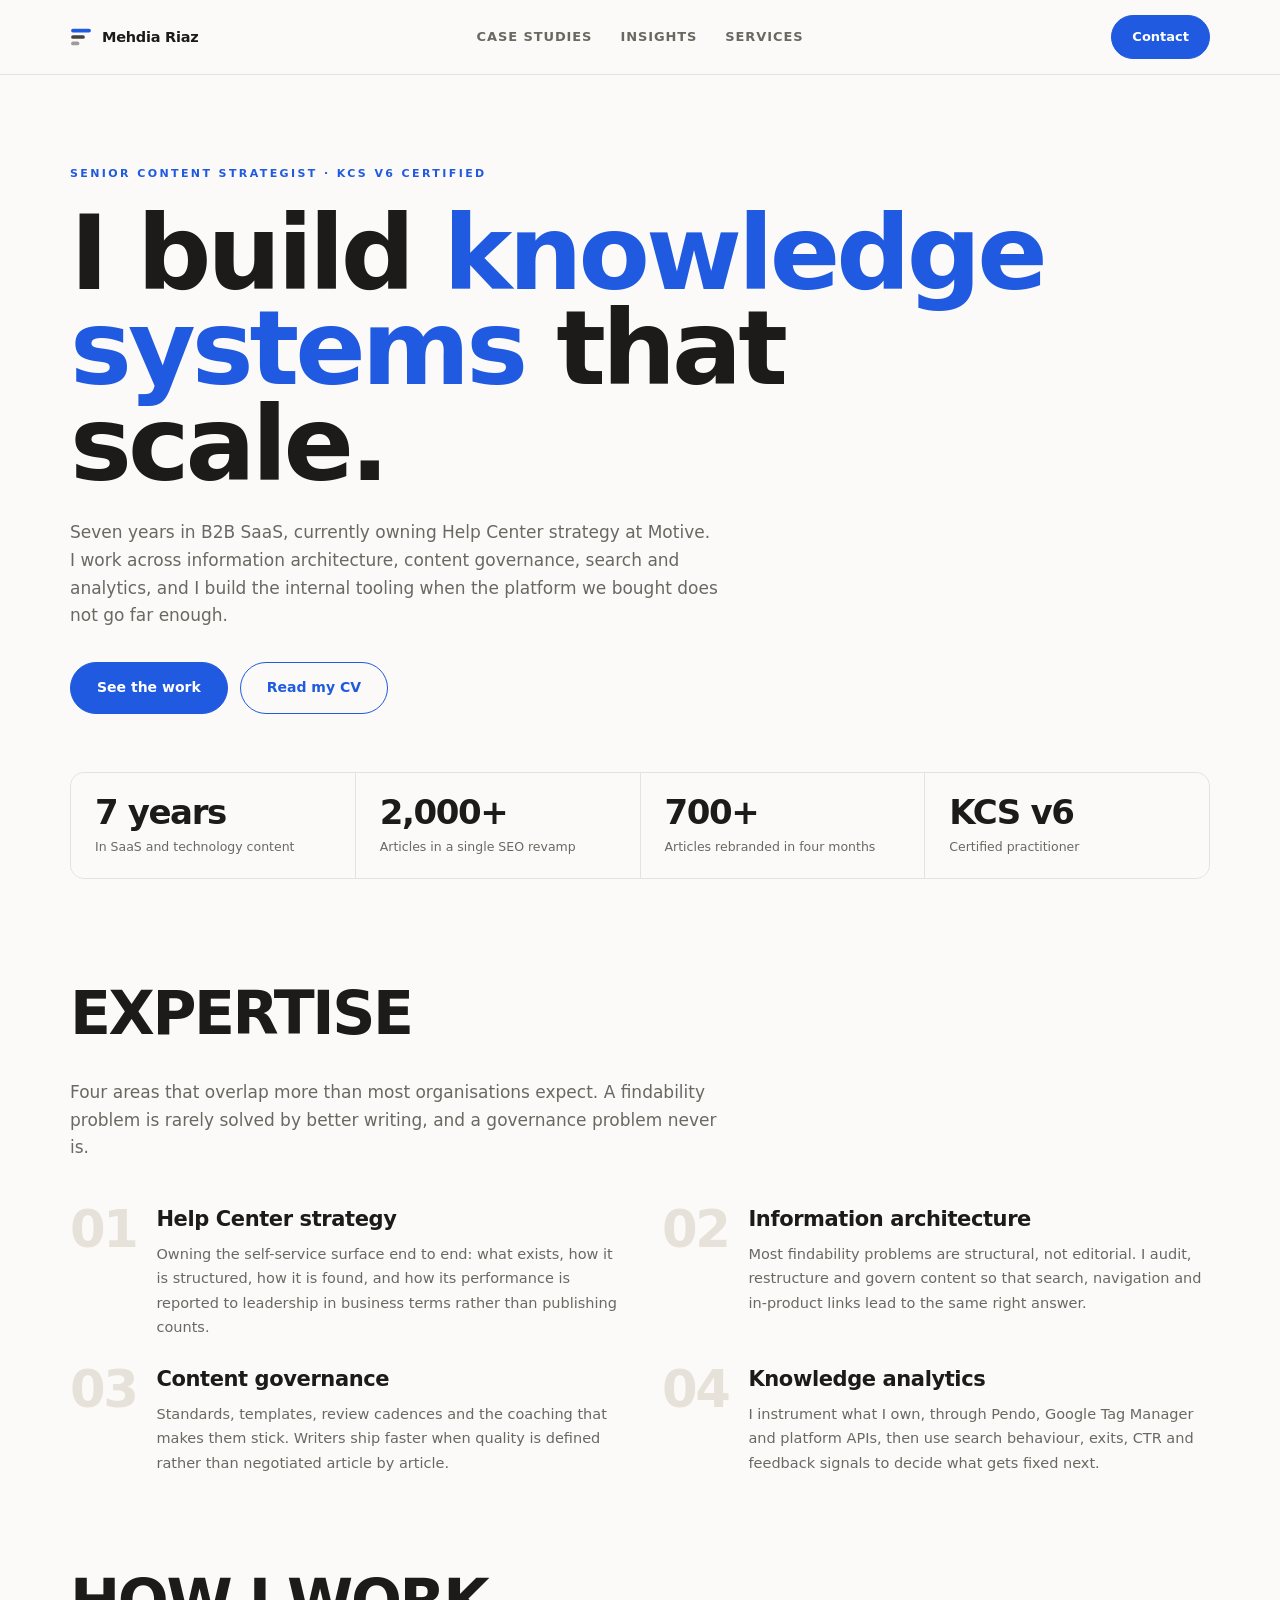
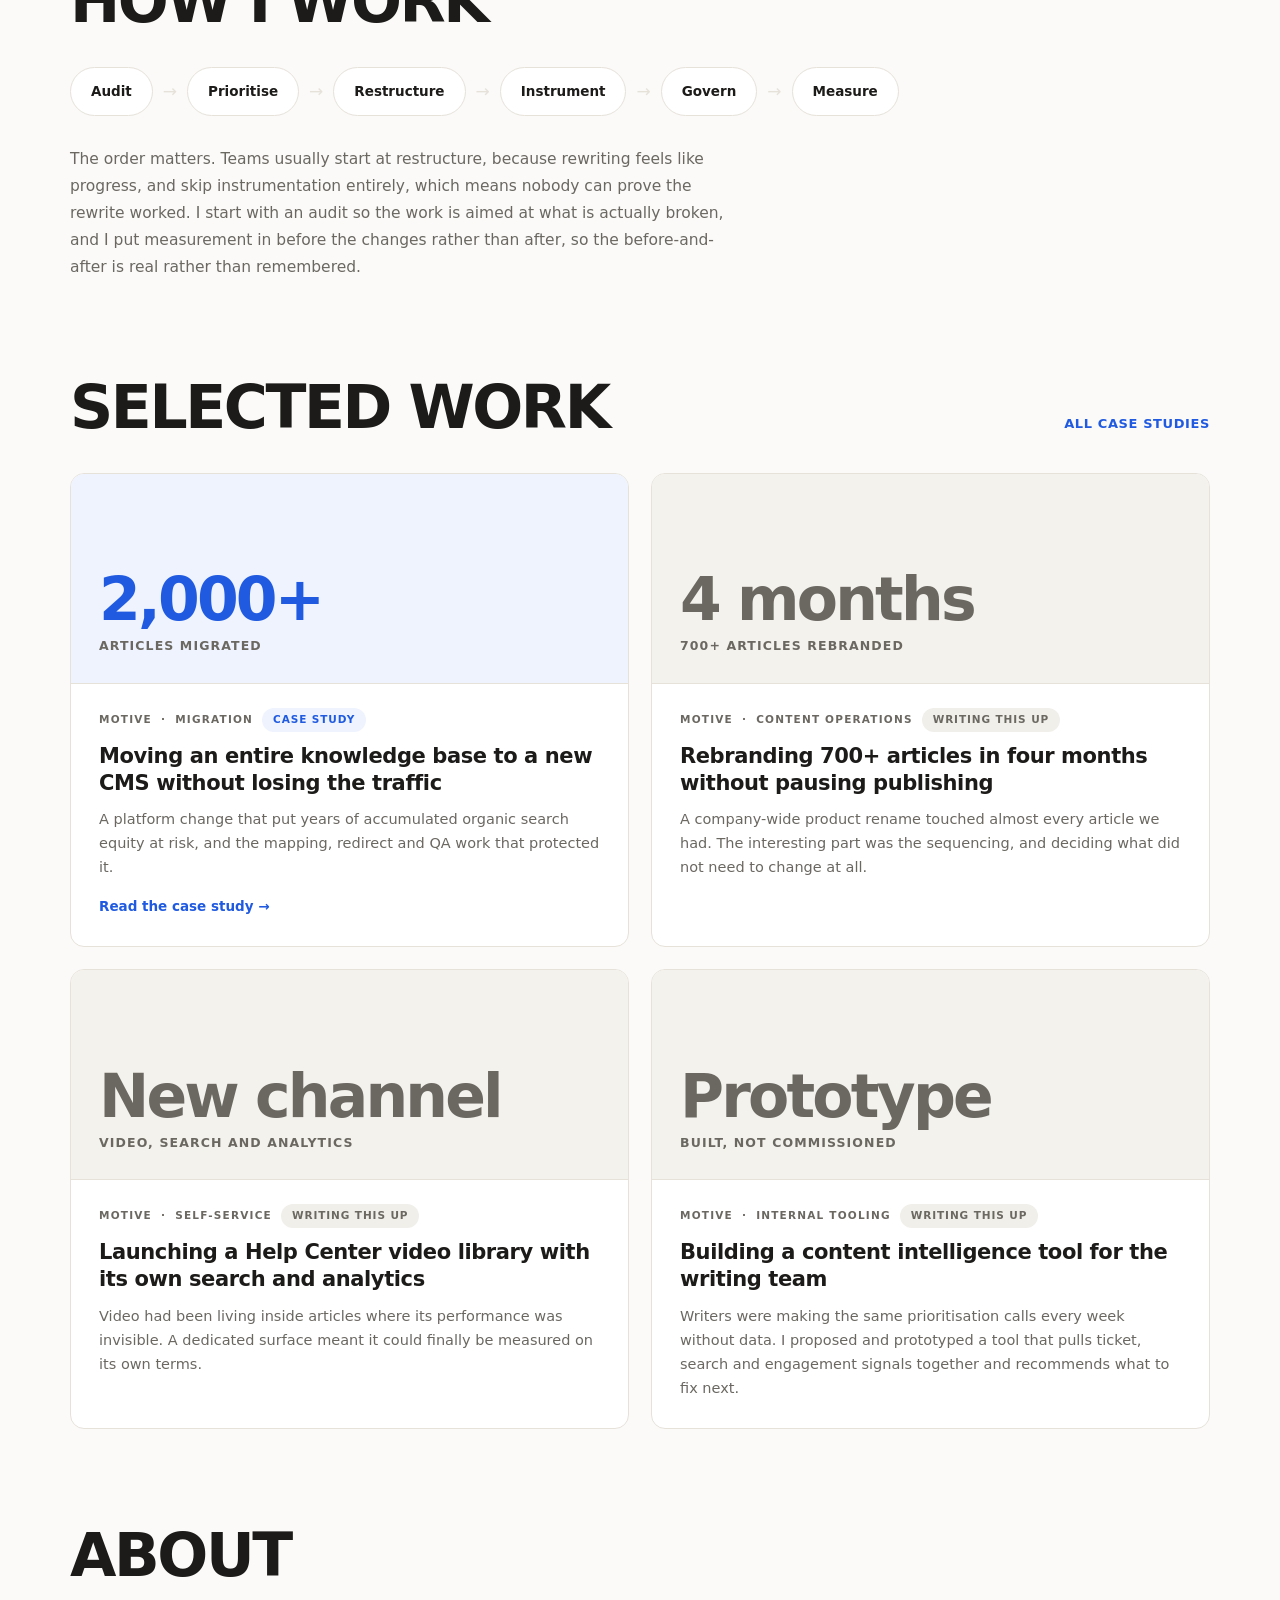
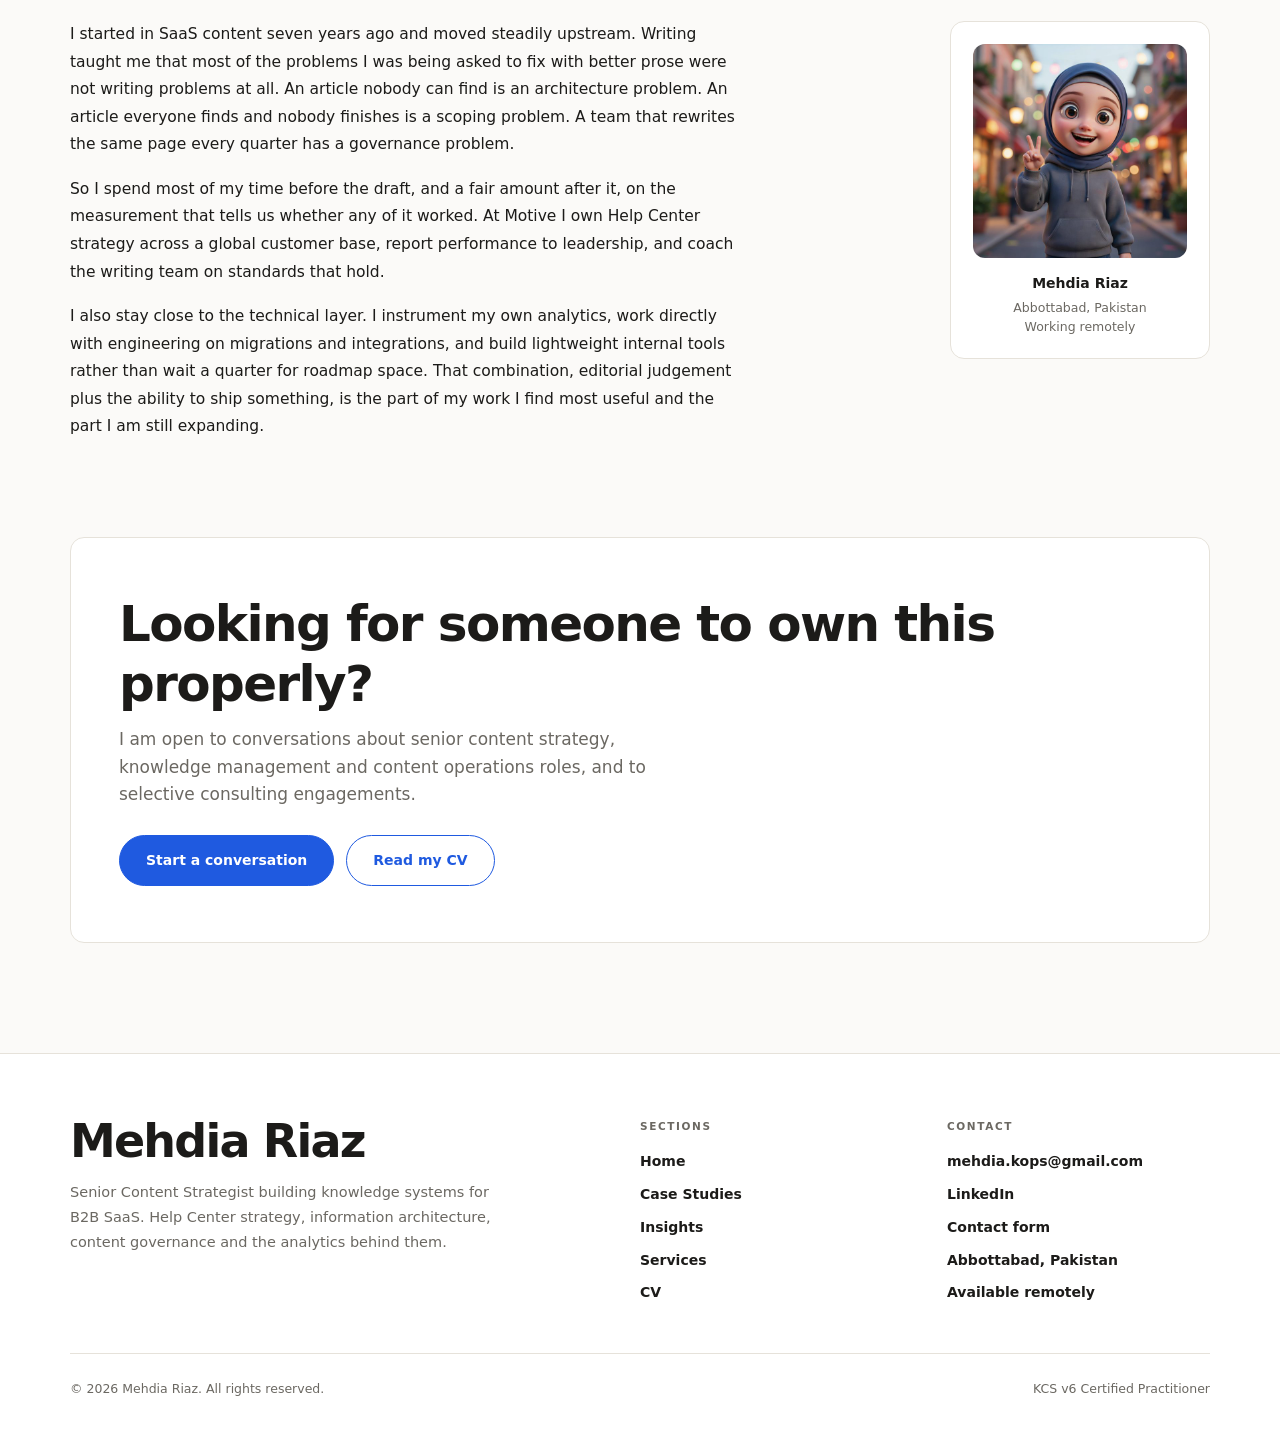
<file: index.html>
<!DOCTYPE html>
<html lang="en">
<head>
<meta charset="UTF-8">
<meta name="viewport" content="width=device-width, initial-scale=1.0">
<meta name="description" content="Senior Content Strategist specialising in Help Center strategy, information architecture, content governance and knowledge analytics for B2B SaaS.">
<meta property="og:title" content="Mehdia Riaz - Senior Content Strategist">
<meta property="og:description" content="Senior Content Strategist specialising in Help Center strategy, information architecture, content governance and knowledge analytics for B2B SaaS.">
<meta property="og:type" content="website">

<!-- ============================================================
     SITE IN PROGRESS. This line keeps it out of search results.
     DELETE THE SINGLE ROBOTS META LINE BELOW, in every
     HTML file, on launch day. Also update robots.txt.
     ============================================================ -->
<meta name="robots" content="noindex, nofollow">

<title>Mehdia Riaz - Senior Content Strategist</title>
<link rel="stylesheet" href="base.css">
<link rel="stylesheet" href="site.css">
</head>
<body>
<a class="skip" href="#main">Skip to content</a>

<header class="site-header">
<div class="wrap header-inner">
<a class="brand" href="index.html" aria-label="Mehdia Riaz, home">
<svg width="22" height="22" viewBox="0 0 20 20" aria-hidden="true" focusable="false">
<rect x="1" y="2.5" width="18" height="3.4" rx="1.7" fill="var(--accent)"/>
<rect x="1" y="8.3" width="12.5" height="3.4" rx="1.7" fill="var(--ink)" opacity=".82"/>
<rect x="1" y="14.1" width="7.5" height="3.4" rx="1.7" fill="var(--ink)" opacity=".42"/>
</svg>
<span class="brand-name">Mehdia Riaz</span>
</a>
<nav class="main-nav" aria-label="Main">
<a href="case-studies.html">Case Studies</a>
<a href="insights.html">Insights</a>
<a href="services.html">Services</a>
</nav>
<div class="header-cta"><a class="btn" href="contact.html">Contact</a></div>
</div>
</header>

<main id="main">
<div class="wrap">
<section class="hero">
<div class="hero-label">Senior Content Strategist &middot; KCS v6 Certified</div>
<h1 class="hero-display">I build <em>knowledge systems</em> that scale.</h1>
<p class="hero-copy">
Seven years in B2B SaaS, currently owning Help Center strategy at Motive. I work across
information architecture, content governance, search and analytics, and I build the internal
tooling when the platform we bought does not go far enough.
</p>
<div class="hero-actions">
<a class="btn lg" href="case-studies.html">See the work</a>
<a class="btn ghost lg" href="cv.html">Read my CV</a>
</div>

<div class="stat-strip">
<div class="stat"><div class="stat-num">7 years</div><div class="stat-lbl">In SaaS and technology content</div></div>
<div class="stat"><div class="stat-num">2,000+</div><div class="stat-lbl">Articles in a single SEO revamp</div></div>
<div class="stat"><div class="stat-num">700+</div><div class="stat-lbl">Articles rebranded in four months</div></div>
<div class="stat"><div class="stat-num">KCS v6</div><div class="stat-lbl">Certified practitioner</div></div>
</div>
</section>

<section class="section">
<div class="section-bar"><h2 class="section-title">Expertise</h2></div>
<p class="section-sub" style="margin-bottom:44px">
Four areas that overlap more than most organisations expect. A findability problem is rarely
solved by better writing, and a governance problem never is.
</p>

<div class="numbered">
<div class="num-card">
<div class="num">01</div>
<div>
<h3>Help Center strategy</h3>
<p>Owning the self-service surface end to end: what exists, how it is structured, how it is found,
and how its performance is reported to leadership in business terms rather than publishing counts.</p>
</div>
</div>

<div class="num-card">
<div class="num">02</div>
<div>
<h3>Information architecture</h3>
<p>Most findability problems are structural, not editorial. I audit, restructure and govern content
so that search, navigation and in-product links lead to the same right answer.</p>
</div>
</div>

<div class="num-card">
<div class="num">03</div>
<div>
<h3>Content governance</h3>
<p>Standards, templates, review cadences and the coaching that makes them stick. Writers ship faster
when quality is defined rather than negotiated article by article.</p>
</div>
</div>

<div class="num-card">
<div class="num">04</div>
<div>
<h3>Knowledge analytics</h3>
<p>I instrument what I own, through Pendo, Google Tag Manager and platform APIs, then use search
behaviour, exits, CTR and feedback signals to decide what gets fixed next.</p>
</div>
</div>
</div>
</section>

<section class="section">
<div class="section-bar"><h2 class="section-title">How I work</h2></div>
<div class="process">
<span class="step">Audit</span><span class="step-arrow">&rarr;</span>
<span class="step">Prioritise</span><span class="step-arrow">&rarr;</span>
<span class="step">Restructure</span><span class="step-arrow">&rarr;</span>
<span class="step">Instrument</span><span class="step-arrow">&rarr;</span>
<span class="step">Govern</span><span class="step-arrow">&rarr;</span>
<span class="step">Measure</span>
</div>
<p class="process-note">
The order matters. Teams usually start at restructure, because rewriting feels like progress, and
skip instrumentation entirely, which means nobody can prove the rewrite worked. I start with an
audit so the work is aimed at what is actually broken, and I put measurement in before the changes
rather than after, so the before-and-after is real rather than remembered.
</p>
</section>

<section class="section">
<div class="section-bar">
<h2 class="section-title">Selected work</h2>
<a href="case-studies.html">All case studies</a>
</div>

<div class="project-grid">

<a class="project" href="cms-migration.html">
<div class="project-figure">
<div class="figure-num">2,000+</div>
<div class="figure-lbl">Articles migrated</div>
</div>
<div class="project-body">
<div class="project-meta"><span>Motive</span><span>&middot;</span><span>Migration</span> <span class="tag">Case study</span></div>
<h3>Moving an entire knowledge base to a new CMS without losing the traffic</h3>
<p>A platform change that put years of accumulated organic search equity at risk, and the mapping,
redirect and QA work that protected it.</p>
<span class="project-more">Read the case study &rarr;</span>
</div>
</a>

<div class="project muted">
<div class="project-figure">
<div class="figure-num">4 months</div>
<div class="figure-lbl">700+ articles rebranded</div>
</div>
<div class="project-body">
<div class="project-meta"><span>Motive</span><span>&middot;</span><span>Content Operations</span> <span class="tag soft">Writing this up</span></div>
<h3>Rebranding 700+ articles in four months without pausing publishing</h3>
<p>A company-wide product rename touched almost every article we had. The interesting part was the
sequencing, and deciding what did not need to change at all.</p>
</div>
</div>

<div class="project muted">
<div class="project-figure">
<div class="figure-num">New channel</div>
<div class="figure-lbl">Video, search and analytics</div>
</div>
<div class="project-body">
<div class="project-meta"><span>Motive</span><span>&middot;</span><span>Self-Service</span> <span class="tag soft">Writing this up</span></div>
<h3>Launching a Help Center video library with its own search and analytics</h3>
<p>Video had been living inside articles where its performance was invisible. A dedicated surface
meant it could finally be measured on its own terms.</p>
</div>
</div>

<div class="project muted">
<div class="project-figure">
<div class="figure-num">Prototype</div>
<div class="figure-lbl">Built, not commissioned</div>
</div>
<div class="project-body">
<div class="project-meta"><span>Motive</span><span>&middot;</span><span>Internal Tooling</span> <span class="tag soft">Writing this up</span></div>
<h3>Building a content intelligence tool for the writing team</h3>
<p>Writers were making the same prioritisation calls every week without data. I proposed and
prototyped a tool that pulls ticket, search and engagement signals together and recommends what to
fix next.</p>
</div>
</div>

</div>
</section>

<section class="section">
<div class="section-bar"><h2 class="section-title">About</h2></div>
<div class="about">
<div>
<p>
I started in SaaS content seven years ago and moved steadily upstream. Writing taught me that
most of the problems I was being asked to fix with better prose were not writing problems at all.
An article nobody can find is an architecture problem. An article everyone finds and nobody
finishes is a scoping problem. A team that rewrites the same page every quarter has a governance
problem.
</p>
<p>
So I spend most of my time before the draft, and a fair amount after it, on the measurement that
tells us whether any of it worked. At Motive I own Help Center strategy across a global customer
base, report performance to leadership, and coach the writing team on standards that hold.
</p>
<p>
I also stay close to the technical layer. I instrument my own analytics, work directly with
engineering on migrations and integrations, and build lightweight internal tools rather than wait
a quarter for roadmap space. That combination, editorial judgement plus the ability to ship
something, is the part of my work I find most useful and the part I am still expanding.
</p>
</div>
<aside class="avatar-card">
<img src="avatar.jpg" alt="Illustrated avatar of Mehdia Riaz" width="640" height="640">
<div class="avatar-name">Mehdia Riaz</div>
<div class="avatar-role">Abbottabad, Pakistan<br>Working remotely</div>
</aside>
</div>
</section>

<section class="cta">
<h2>Looking for someone to own this properly?</h2>
<p>
I am open to conversations about senior content strategy, knowledge management and content
operations roles, and to selective consulting engagements.
</p>
<div class="hero-actions">
<a class="btn lg" href="contact.html">Start a conversation</a>
<a class="btn ghost lg" href="cv.html">Read my CV</a>
</div>
</section>
</div>
</main>

<footer class="site-footer">
<div class="wrap">
<div class="footer-grid">

<div>
<div class="footer-name">Mehdia Riaz</div>
<p class="footer-bio">
Senior Content Strategist building knowledge systems for B2B SaaS.
Help Center strategy, information architecture, content governance
and the analytics behind them.
</p>
</div>

<div>
<div class="footer-head">Sections</div>
<div class="footer-list">
<a href="index.html">Home</a>
<a href="case-studies.html">Case Studies</a>
<a href="insights.html">Insights</a>
<a href="services.html">Services</a>
<a href="cv.html">CV</a>
</div>
</div>

<div>
<div class="footer-head">Contact</div>
<div class="footer-list">
<a href="mailto:mehdia.kops@gmail.com">mehdia.kops@gmail.com</a>
<a href="https://www.linkedin.com/in/mehdia-riaz" target="_blank" rel="noopener noreferrer">LinkedIn</a>
<a href="contact.html">Contact form</a>
<span>Abbottabad, Pakistan</span>
<span>Available remotely</span>
</div>
</div>

</div>

<div class="footer-base">
<span>&copy; 2026 Mehdia Riaz. All rights reserved.</span>
<span>KCS v6 Certified Practitioner</span>
</div>
</div>
</footer>

</body>
</html>
</file>
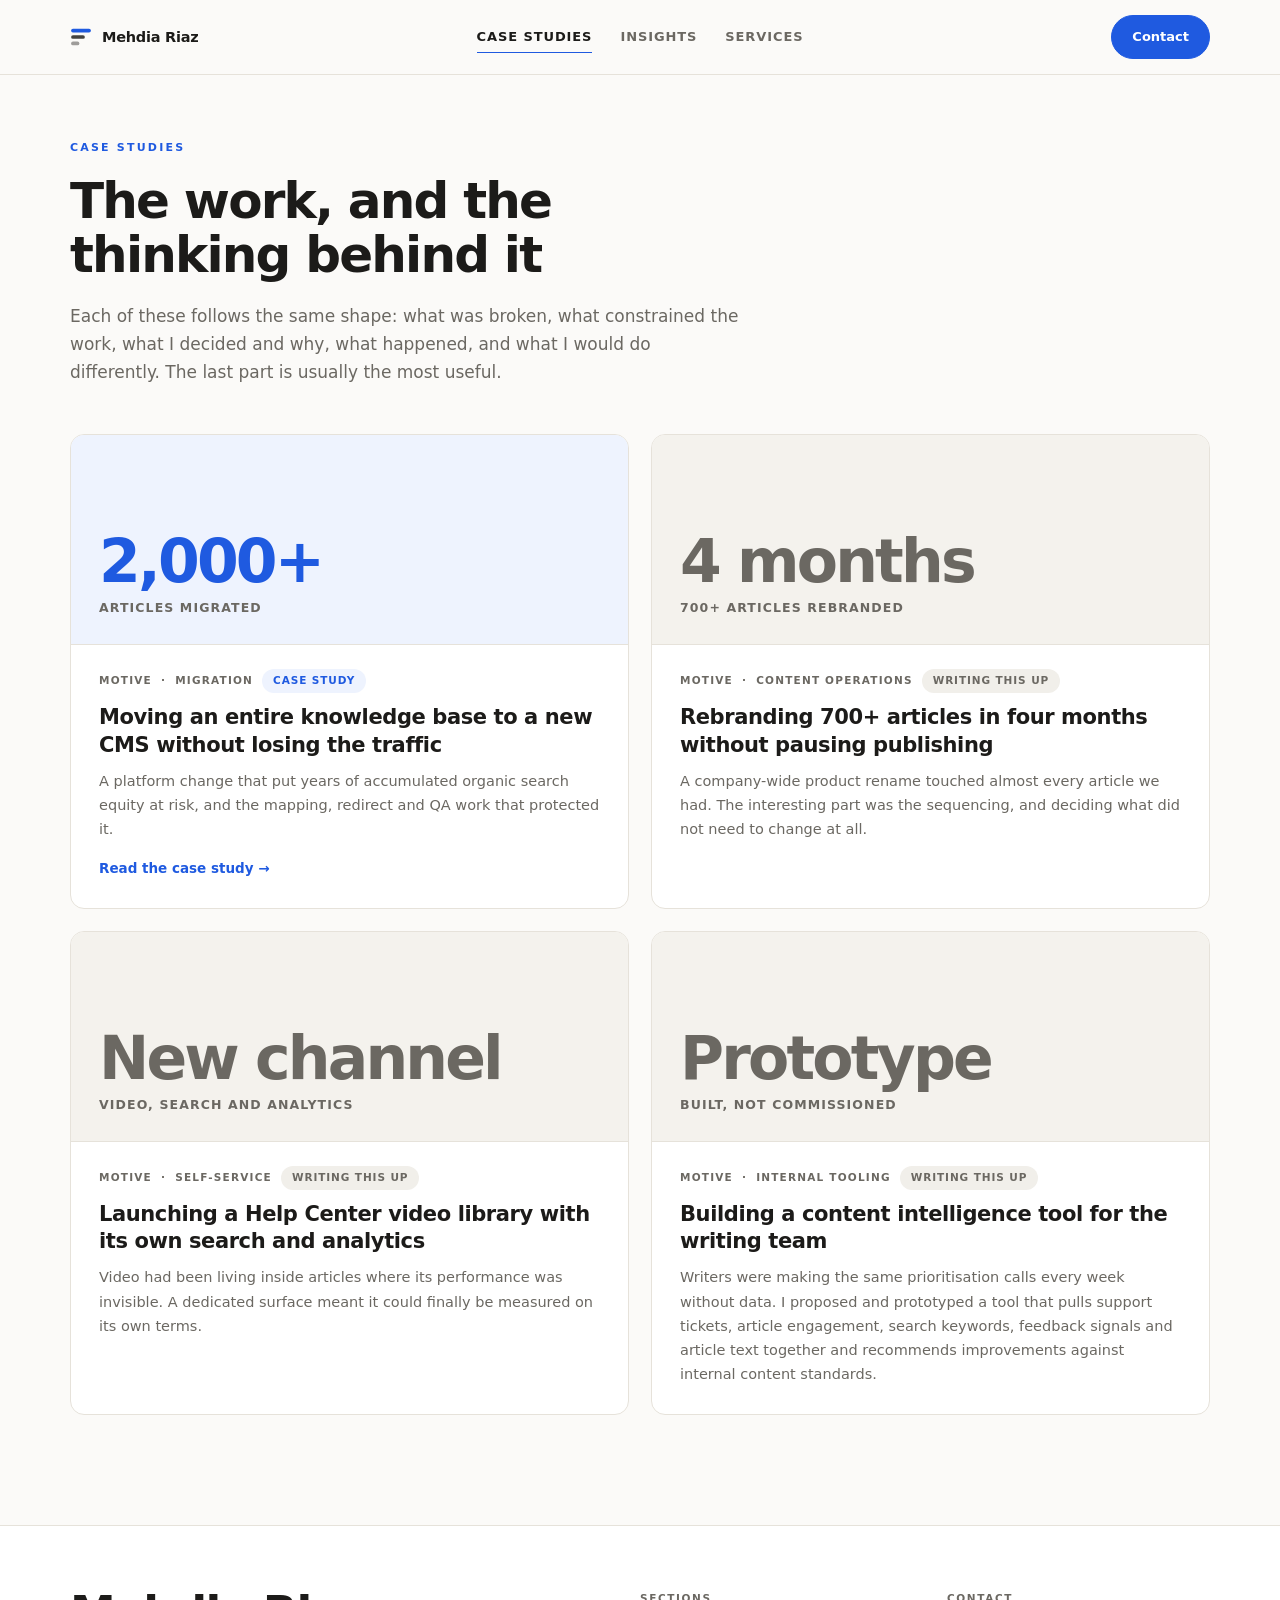
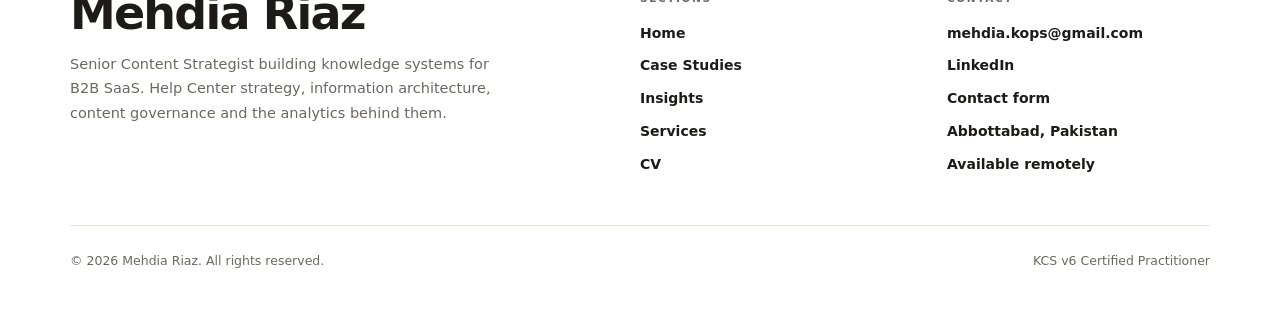
<file: case-studies.html>
<!DOCTYPE html>
<html lang="en">
<head>
<meta charset="UTF-8">
<meta name="viewport" content="width=device-width, initial-scale=1.0">
<meta name="description" content="Case studies in Help Center strategy, knowledge base migration, content operations and internal tooling for B2B SaaS.">
<meta property="og:title" content="Case Studies - Mehdia Riaz">
<meta property="og:description" content="Case studies in Help Center strategy, knowledge base migration, content operations and internal tooling for B2B SaaS.">
<meta property="og:type" content="website">

<!-- ============================================================
     SITE IN PROGRESS. This line keeps it out of search results.
     DELETE THE SINGLE ROBOTS META LINE BELOW, in every
     HTML file, on launch day. Also update robots.txt.
     ============================================================ -->
<meta name="robots" content="noindex, nofollow">

<title>Case Studies - Mehdia Riaz</title>
<link rel="stylesheet" href="base.css">
<link rel="stylesheet" href="site.css">
</head>
<body>
<a class="skip" href="#main">Skip to content</a>

<header class="site-header">
<div class="wrap header-inner">
<a class="brand" href="index.html" aria-label="Mehdia Riaz, home">
<svg width="22" height="22" viewBox="0 0 20 20" aria-hidden="true" focusable="false">
<rect x="1" y="2.5" width="18" height="3.4" rx="1.7" fill="var(--accent)"/>
<rect x="1" y="8.3" width="12.5" height="3.4" rx="1.7" fill="var(--ink)" opacity=".82"/>
<rect x="1" y="14.1" width="7.5" height="3.4" rx="1.7" fill="var(--ink)" opacity=".42"/>
</svg>
<span class="brand-name">Mehdia Riaz</span>
</a>
<nav class="main-nav" aria-label="Main">
<a href="case-studies.html" aria-current="page">Case Studies</a>
<a href="insights.html">Insights</a>
<a href="services.html">Services</a>
</nav>
<div class="header-cta"><a class="btn" href="contact.html">Contact</a></div>
</div>
</header>

<main id="main">
<div class="wrap">
<div class="page-head">
<span class="eyebrow">Case Studies</span>
<h1>The work, and the thinking behind it</h1>
<p class="lede">
Each of these follows the same shape: what was broken, what constrained the work, what I decided and
why, what happened, and what I would do differently. The last part is usually the most useful.
</p>
</div>

<div class="project-grid">

<a class="project" href="cms-migration.html">
<div class="project-figure">
<div class="figure-num">2,000+</div>
<div class="figure-lbl">Articles migrated</div>
</div>
<div class="project-body">
<div class="project-meta"><span>Motive</span><span>&middot;</span><span>Migration</span> <span class="tag">Case study</span></div>
<h3>Moving an entire knowledge base to a new CMS without losing the traffic</h3>
<p>A platform change that put years of accumulated organic search equity at risk, and the mapping,
redirect and QA work that protected it.</p>
<span class="project-more">Read the case study &rarr;</span>
</div>
</a>

<div class="project muted">
<div class="project-figure">
<div class="figure-num">4 months</div>
<div class="figure-lbl">700+ articles rebranded</div>
</div>
<div class="project-body">
<div class="project-meta"><span>Motive</span><span>&middot;</span><span>Content Operations</span> <span class="tag soft">Writing this up</span></div>
<h3>Rebranding 700+ articles in four months without pausing publishing</h3>
<p>A company-wide product rename touched almost every article we had. The interesting part was the
sequencing, and deciding what did not need to change at all.</p>
</div>
</div>

<div class="project muted">
<div class="project-figure">
<div class="figure-num">New channel</div>
<div class="figure-lbl">Video, search and analytics</div>
</div>
<div class="project-body">
<div class="project-meta"><span>Motive</span><span>&middot;</span><span>Self-Service</span> <span class="tag soft">Writing this up</span></div>
<h3>Launching a Help Center video library with its own search and analytics</h3>
<p>Video had been living inside articles where its performance was invisible. A dedicated surface
meant it could finally be measured on its own terms.</p>
</div>
</div>

<div class="project muted">
<div class="project-figure">
<div class="figure-num">Prototype</div>
<div class="figure-lbl">Built, not commissioned</div>
</div>
<div class="project-body">
<div class="project-meta"><span>Motive</span><span>&middot;</span><span>Internal Tooling</span> <span class="tag soft">Writing this up</span></div>
<h3>Building a content intelligence tool for the writing team</h3>
<p>Writers were making the same prioritisation calls every week without data. I proposed and
prototyped a tool that pulls support tickets, article engagement, search keywords, feedback signals
and article text together and recommends improvements against internal content standards.</p>
</div>
</div>

</div>
</div>
</main>

<footer class="site-footer">
<div class="wrap">
<div class="footer-grid">

<div>
<div class="footer-name">Mehdia Riaz</div>
<p class="footer-bio">
Senior Content Strategist building knowledge systems for B2B SaaS.
Help Center strategy, information architecture, content governance
and the analytics behind them.
</p>
</div>

<div>
<div class="footer-head">Sections</div>
<div class="footer-list">
<a href="index.html">Home</a>
<a href="case-studies.html">Case Studies</a>
<a href="insights.html">Insights</a>
<a href="services.html">Services</a>
<a href="cv.html">CV</a>
</div>
</div>

<div>
<div class="footer-head">Contact</div>
<div class="footer-list">
<a href="mailto:mehdia.kops@gmail.com">mehdia.kops@gmail.com</a>
<a href="https://www.linkedin.com/in/mehdia-riaz" target="_blank" rel="noopener noreferrer">LinkedIn</a>
<a href="contact.html">Contact form</a>
<span>Abbottabad, Pakistan</span>
<span>Available remotely</span>
</div>
</div>

</div>

<div class="footer-base">
<span>&copy; 2026 Mehdia Riaz. All rights reserved.</span>
<span>KCS v6 Certified Practitioner</span>
</div>
</div>
</footer>

</body>
</html>
</file>
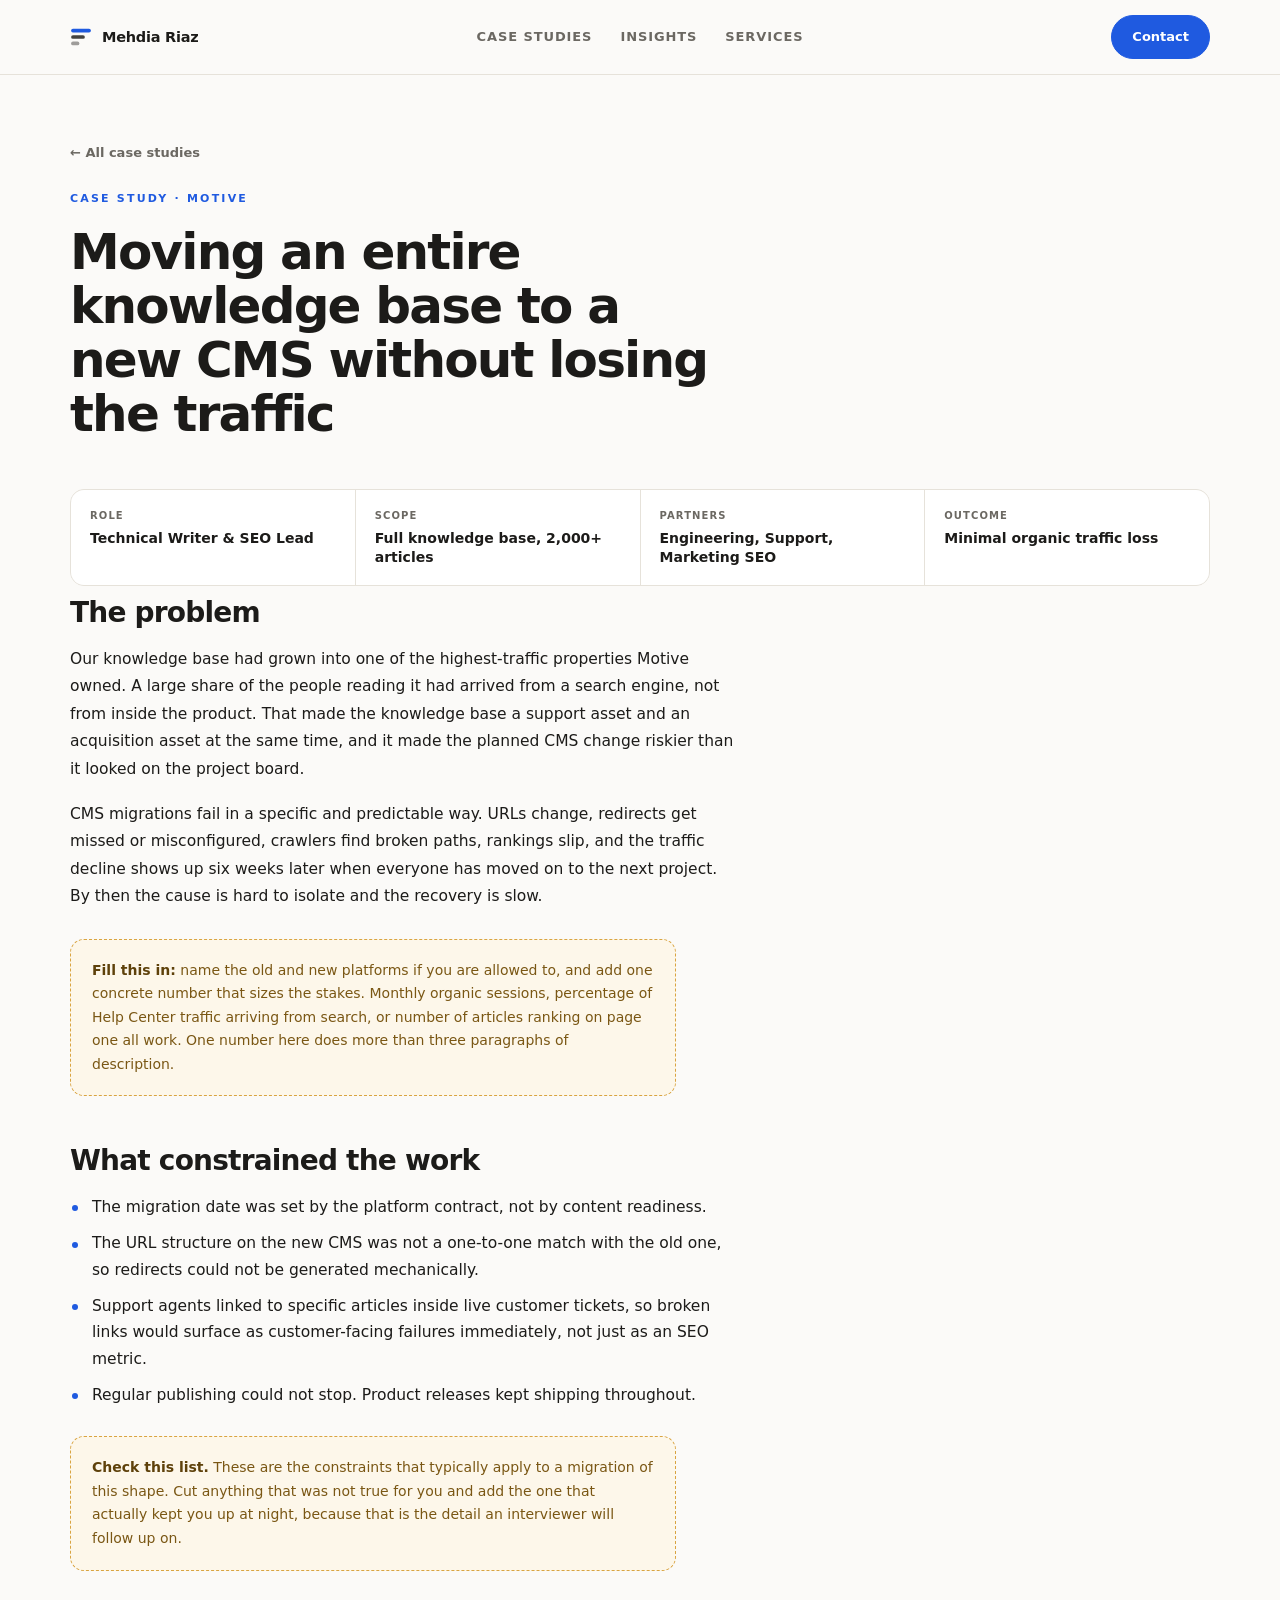
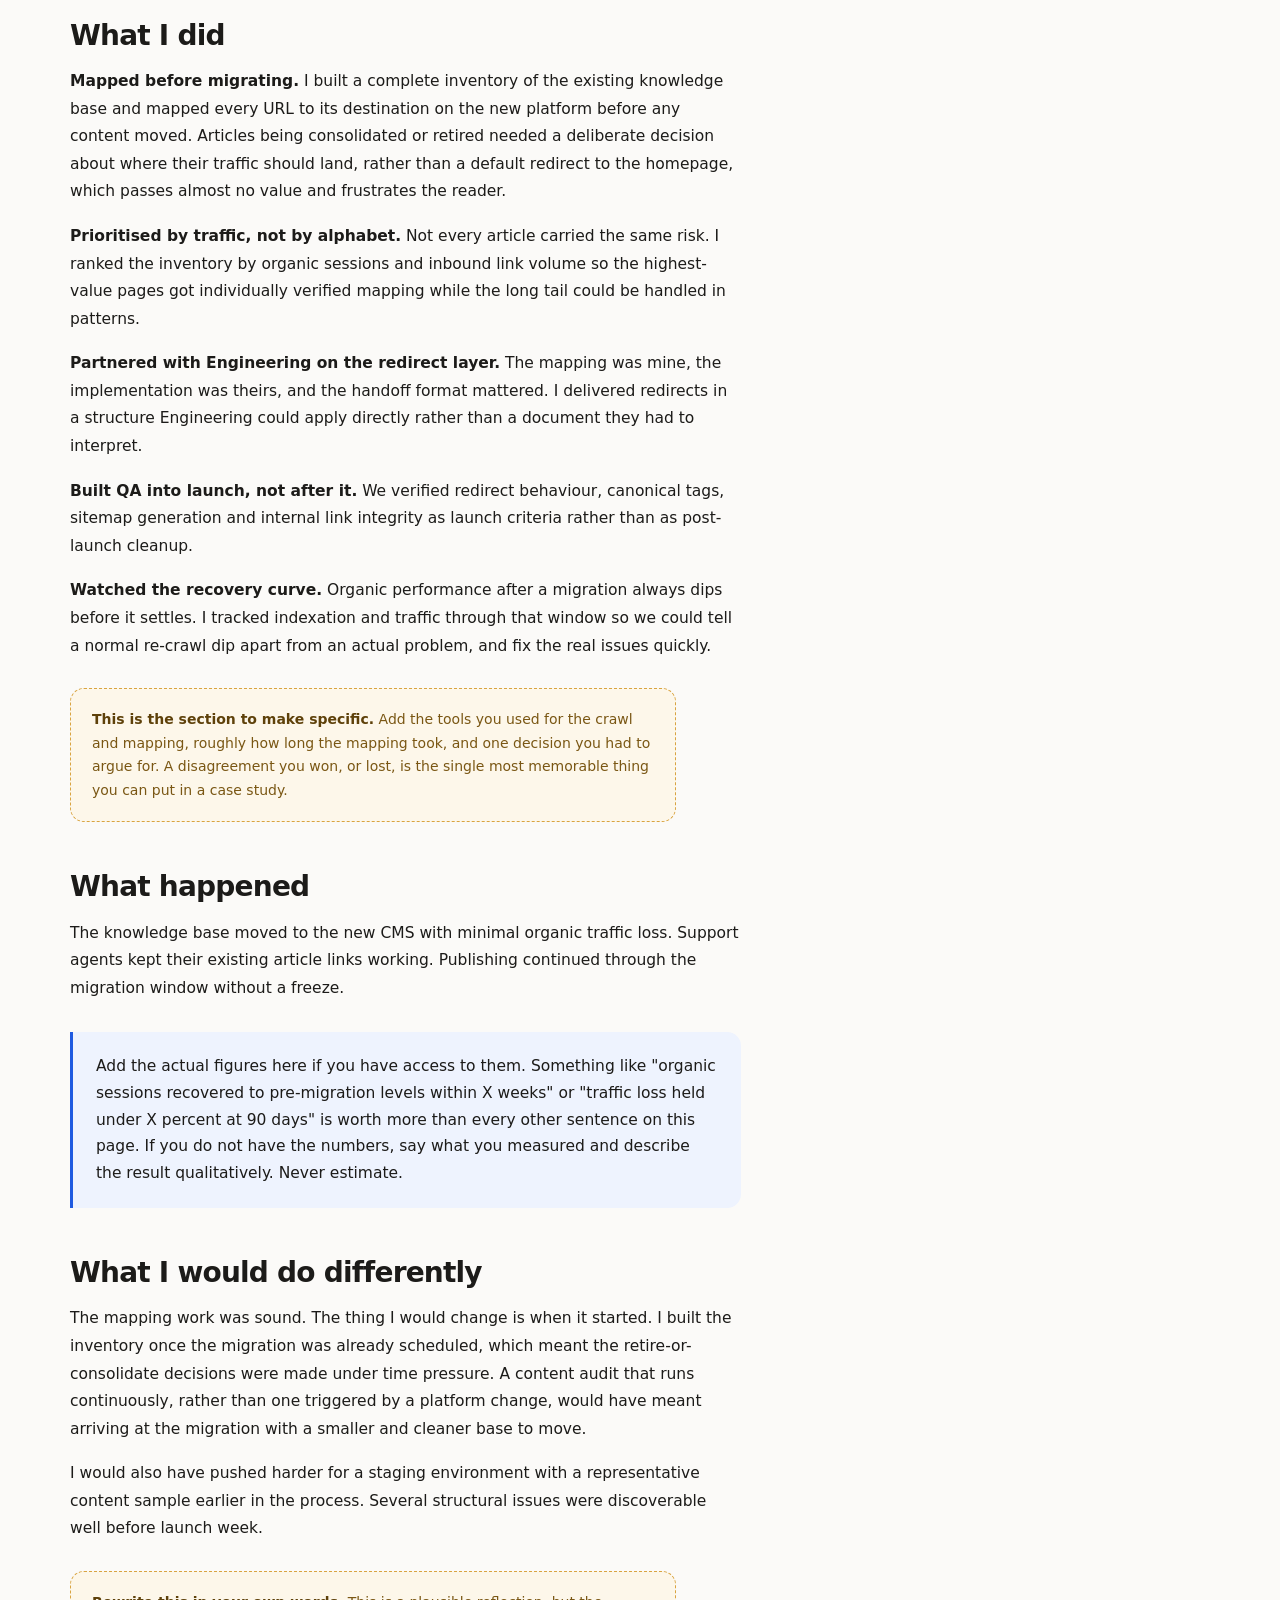
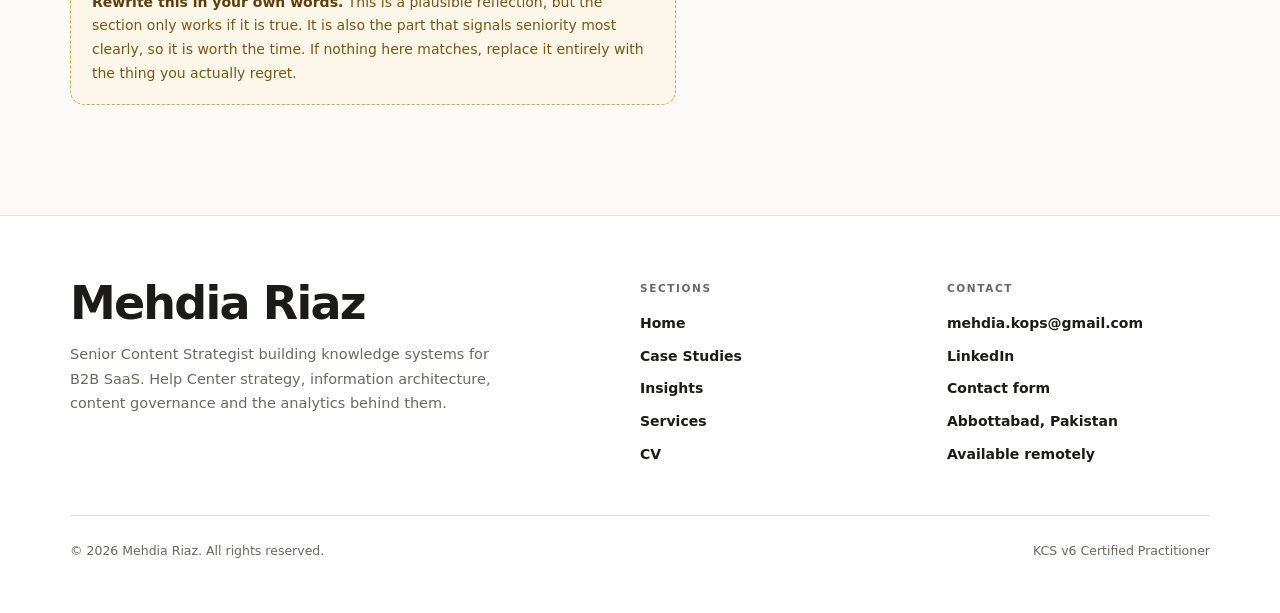
<file: cms-migration.html>
<!DOCTYPE html>
<html lang="en">
<head>
<meta charset="UTF-8">
<meta name="viewport" content="width=device-width, initial-scale=1.0">
<meta name="description" content="Case study: migrating a B2B SaaS knowledge base to a new CMS while protecting organic search traffic.">
<meta property="og:title" content="Knowledge base CMS migration - Mehdia Riaz">
<meta property="og:description" content="Case study: migrating a B2B SaaS knowledge base to a new CMS while protecting organic search traffic.">
<meta property="og:type" content="website">

<!-- ============================================================
     SITE IN PROGRESS. This line keeps it out of search results.
     DELETE THE SINGLE ROBOTS META LINE BELOW, in every
     HTML file, on launch day. Also update robots.txt.
     ============================================================ -->
<meta name="robots" content="noindex, nofollow">

<title>Knowledge base CMS migration - Mehdia Riaz</title>
<link rel="stylesheet" href="base.css">
<link rel="stylesheet" href="site.css">
</head>
<body>
<a class="skip" href="#main">Skip to content</a>

<header class="site-header">
<div class="wrap header-inner">
<a class="brand" href="index.html" aria-label="Mehdia Riaz, home">
<svg width="22" height="22" viewBox="0 0 20 20" aria-hidden="true" focusable="false">
<rect x="1" y="2.5" width="18" height="3.4" rx="1.7" fill="var(--accent)"/>
<rect x="1" y="8.3" width="12.5" height="3.4" rx="1.7" fill="var(--ink)" opacity=".82"/>
<rect x="1" y="14.1" width="7.5" height="3.4" rx="1.7" fill="var(--ink)" opacity=".42"/>
</svg>
<span class="brand-name">Mehdia Riaz</span>
</a>
<nav class="main-nav" aria-label="Main">
<a href="case-studies.html">Case Studies</a>
<a href="insights.html">Insights</a>
<a href="services.html">Services</a>
</nav>
<div class="header-cta"><a class="btn" href="contact.html">Contact</a></div>
</div>
</header>

<main id="main">
<div class="wrap">
<a class="back-link" href="case-studies.html">&larr; All case studies</a>

<div class="page-head">
<span class="eyebrow">Case Study &middot; Motive</span>
<h1>Moving an entire knowledge base to a new CMS without losing the traffic</h1>
</div>

<div class="facts">
<div class="fact"><div class="fact-label">Role</div><div class="fact-value">Technical Writer &amp; SEO Lead</div></div>
<div class="fact"><div class="fact-label">Scope</div><div class="fact-value">Full knowledge base, 2,000+ articles</div></div>
<div class="fact"><div class="fact-label">Partners</div><div class="fact-value">Engineering, Support, Marketing SEO</div></div>
<div class="fact"><div class="fact-label">Outcome</div><div class="fact-value">Minimal organic traffic loss</div></div>
</div>

<div class="cs-body">

<h2>The problem</h2>
<p>
Our knowledge base had grown into one of the highest-traffic properties Motive owned. A large share
of the people reading it had arrived from a search engine, not from inside the product. That made the
knowledge base a support asset and an acquisition asset at the same time, and it made the planned CMS
change riskier than it looked on the project board.
</p>
<p>
CMS migrations fail in a specific and predictable way. URLs change, redirects get missed or
misconfigured, crawlers find broken paths, rankings slip, and the traffic decline shows up six weeks
later when everyone has moved on to the next project. By then the cause is hard to isolate and the
recovery is slow.
</p>

<div class="todo">
<strong>Fill this in:</strong> name the old and new platforms if you are allowed to, and add one
concrete number that sizes the stakes. Monthly organic sessions, percentage of Help Center traffic
arriving from search, or number of articles ranking on page one all work. One number here does more
than three paragraphs of description.
</div>

<h2>What constrained the work</h2>
<ul>
<li>The migration date was set by the platform contract, not by content readiness.</li>
<li>The URL structure on the new CMS was not a one-to-one match with the old one, so redirects could not be generated mechanically.</li>
<li>Support agents linked to specific articles inside live customer tickets, so broken links would surface as customer-facing failures immediately, not just as an SEO metric.</li>
<li>Regular publishing could not stop. Product releases kept shipping throughout.</li>
</ul>

<div class="todo">
<strong>Check this list.</strong> These are the constraints that typically apply to a migration of
this shape. Cut anything that was not true for you and add the one that actually kept you up at
night, because that is the detail an interviewer will follow up on.
</div>

<h2>What I did</h2>
<p>
<strong>Mapped before migrating.</strong> I built a complete inventory of the existing knowledge base
and mapped every URL to its destination on the new platform before any content moved. Articles being
consolidated or retired needed a deliberate decision about where their traffic should land, rather
than a default redirect to the homepage, which passes almost no value and frustrates the reader.
</p>
<p>
<strong>Prioritised by traffic, not by alphabet.</strong> Not every article carried the same risk. I
ranked the inventory by organic sessions and inbound link volume so the highest-value pages got
individually verified mapping while the long tail could be handled in patterns.
</p>
<p>
<strong>Partnered with Engineering on the redirect layer.</strong> The mapping was mine, the
implementation was theirs, and the handoff format mattered. I delivered redirects in a structure
Engineering could apply directly rather than a document they had to interpret.
</p>
<p>
<strong>Built QA into launch, not after it.</strong> We verified redirect behaviour, canonical tags,
sitemap generation and internal link integrity as launch criteria rather than as post-launch cleanup.
</p>
<p>
<strong>Watched the recovery curve.</strong> Organic performance after a migration always dips before
it settles. I tracked indexation and traffic through that window so we could tell a normal re-crawl
dip apart from an actual problem, and fix the real issues quickly.
</p>

<div class="todo">
<strong>This is the section to make specific.</strong> Add the tools you used for the crawl and
mapping, roughly how long the mapping took, and one decision you had to argue for. A disagreement you
won, or lost, is the single most memorable thing you can put in a case study.
</div>

<h2>What happened</h2>
<p>
The knowledge base moved to the new CMS with minimal organic traffic loss. Support agents kept their
existing article links working. Publishing continued through the migration window without a freeze.
</p>

<div class="callout">
Add the actual figures here if you have access to them. Something like "organic sessions recovered to
pre-migration levels within X weeks" or "traffic loss held under X percent at 90 days" is worth more
than every other sentence on this page. If you do not have the numbers, say what you measured and
describe the result qualitatively. Never estimate.
</div>

<h2>What I would do differently</h2>
<p>
The mapping work was sound. The thing I would change is when it started. I built the inventory once
the migration was already scheduled, which meant the retire-or-consolidate decisions were made under
time pressure. A content audit that runs continuously, rather than one triggered by a platform
change, would have meant arriving at the migration with a smaller and cleaner base to move.
</p>
<p>
I would also have pushed harder for a staging environment with a representative content sample
earlier in the process. Several structural issues were discoverable well before launch week.
</p>

<div class="todo">
<strong>Rewrite this in your own words.</strong> This is a plausible reflection, but the section only
works if it is true. It is also the part that signals seniority most clearly, so it is worth the
time. If nothing here matches, replace it entirely with the thing you actually regret.
</div>

</div>
</div>
</main>

<footer class="site-footer">
<div class="wrap">
<div class="footer-grid">

<div>
<div class="footer-name">Mehdia Riaz</div>
<p class="footer-bio">
Senior Content Strategist building knowledge systems for B2B SaaS.
Help Center strategy, information architecture, content governance
and the analytics behind them.
</p>
</div>

<div>
<div class="footer-head">Sections</div>
<div class="footer-list">
<a href="index.html">Home</a>
<a href="case-studies.html">Case Studies</a>
<a href="insights.html">Insights</a>
<a href="services.html">Services</a>
<a href="cv.html">CV</a>
</div>
</div>

<div>
<div class="footer-head">Contact</div>
<div class="footer-list">
<a href="mailto:mehdia.kops@gmail.com">mehdia.kops@gmail.com</a>
<a href="https://www.linkedin.com/in/mehdia-riaz" target="_blank" rel="noopener noreferrer">LinkedIn</a>
<a href="contact.html">Contact form</a>
<span>Abbottabad, Pakistan</span>
<span>Available remotely</span>
</div>
</div>

</div>

<div class="footer-base">
<span>&copy; 2026 Mehdia Riaz. All rights reserved.</span>
<span>KCS v6 Certified Practitioner</span>
</div>
</div>
</footer>

</body>
</html>
</file>
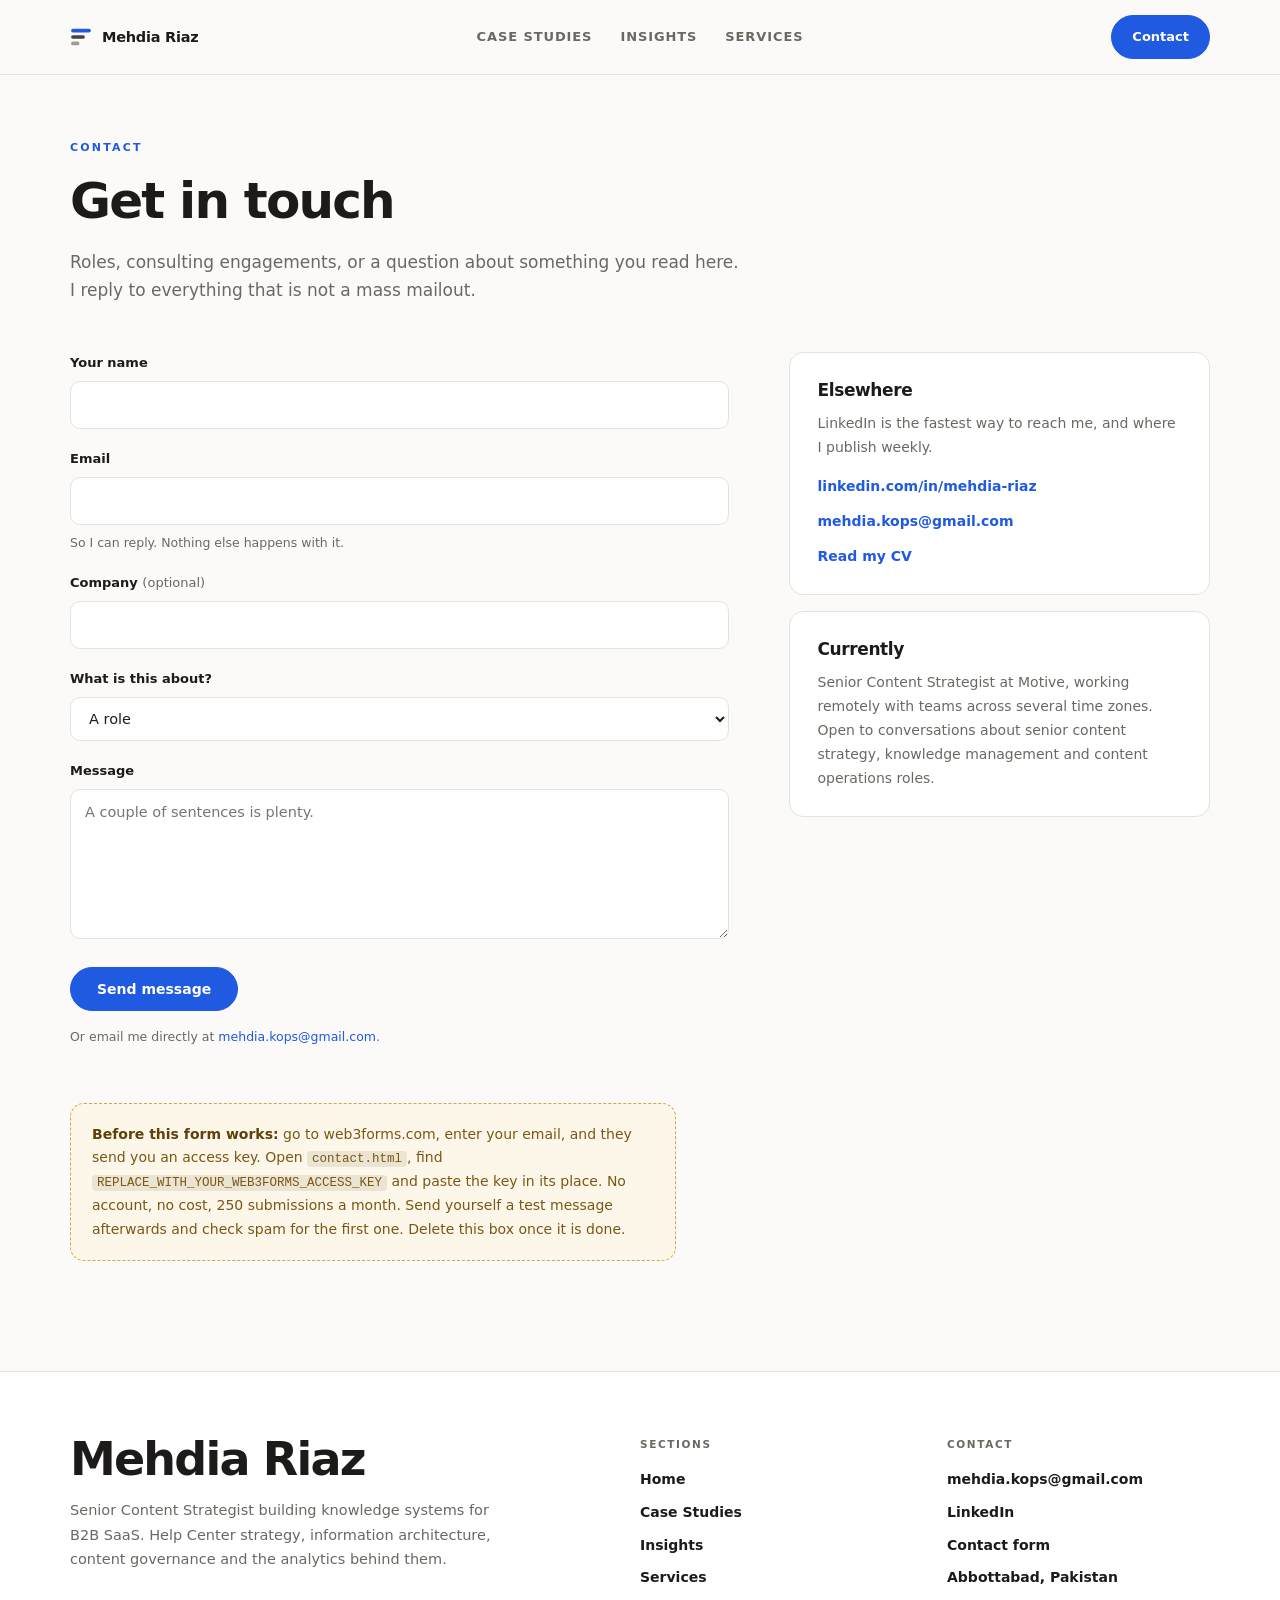
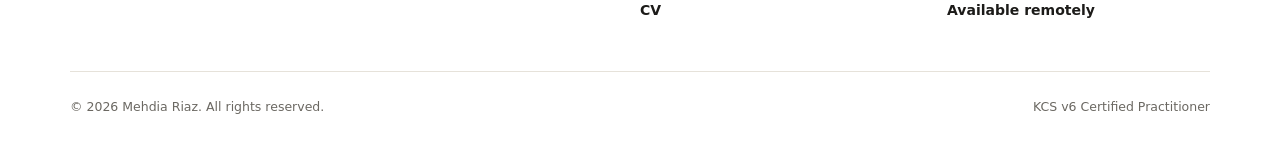
<file: contact.html>
<!DOCTYPE html>
<html lang="en">
<head>
<meta charset="UTF-8">
<meta name="viewport" content="width=device-width, initial-scale=1.0">
<meta name="description" content="Get in touch with Mehdia Riaz, Senior Content Strategist, about roles, consulting engagements or published work.">
<meta property="og:title" content="Contact - Mehdia Riaz">
<meta property="og:description" content="Get in touch with Mehdia Riaz, Senior Content Strategist, about roles, consulting engagements or published work.">
<meta property="og:type" content="website">

<!-- ============================================================
     SITE IN PROGRESS. This line keeps it out of search results.
     DELETE THE SINGLE ROBOTS META LINE BELOW, in every
     HTML file, on launch day. Also update robots.txt.
     ============================================================ -->
<meta name="robots" content="noindex, nofollow">

<title>Contact - Mehdia Riaz</title>
<link rel="stylesheet" href="base.css">
<link rel="stylesheet" href="site.css">
</head>
<body>
<a class="skip" href="#main">Skip to content</a>

<header class="site-header">
<div class="wrap header-inner">
<a class="brand" href="index.html" aria-label="Mehdia Riaz, home">
<svg width="22" height="22" viewBox="0 0 20 20" aria-hidden="true" focusable="false">
<rect x="1" y="2.5" width="18" height="3.4" rx="1.7" fill="var(--accent)"/>
<rect x="1" y="8.3" width="12.5" height="3.4" rx="1.7" fill="var(--ink)" opacity=".82"/>
<rect x="1" y="14.1" width="7.5" height="3.4" rx="1.7" fill="var(--ink)" opacity=".42"/>
</svg>
<span class="brand-name">Mehdia Riaz</span>
</a>
<nav class="main-nav" aria-label="Main">
<a href="case-studies.html">Case Studies</a>
<a href="insights.html">Insights</a>
<a href="services.html">Services</a>
</nav>
<div class="header-cta"><a class="btn" href="contact.html">Contact</a></div>
</div>
</header>

<main id="main">
<div class="wrap">
<div class="page-head">
<span class="eyebrow">Contact</span>
<h1>Get in touch</h1>
<p class="lede">
Roles, consulting engagements, or a question about something you read here. I reply to everything
that is not a mass mailout.
</p>
</div>

<div class="contact-grid">
<div>
<form action="https://api.web3forms.com/submit" method="POST">

<input type="hidden" name="access_key" value="REPLACE_WITH_YOUR_WEB3FORMS_ACCESS_KEY">
<input type="hidden" name="subject" value="New message from your portfolio site">
<input type="hidden" name="from_name" value="Portfolio contact form">
<input type="checkbox" name="botcheck" class="hp" tabindex="-1" autocomplete="off" aria-hidden="true">

<div class="form-field">
<label for="name">Your name</label>
<input type="text" id="name" name="name" required autocomplete="name">
</div>

<div class="form-field">
<label for="email">Email</label>
<input type="email" id="email" name="email" required autocomplete="email">
<div class="form-hint">So I can reply. Nothing else happens with it.</div>
</div>

<div class="form-field">
<label for="company">Company <span style="font-weight:500;color:var(--muted)">(optional)</span></label>
<input type="text" id="company" name="company" autocomplete="organization">
</div>

<div class="form-field">
<label for="reason">What is this about?</label>
<select id="reason" name="reason">
<option>A role</option>
<option>A consulting engagement</option>
<option>Something I published</option>
<option>Something else</option>
</select>
</div>

<div class="form-field">
<label for="message">Message</label>
<textarea id="message" name="message" required placeholder="A couple of sentences is plenty."></textarea>
</div>

<button type="submit" class="btn lg">Send message</button>

<p class="form-note">Or email me directly at
<a href="mailto:mehdia.kops@gmail.com">mehdia.kops@gmail.com</a>.</p>

</form>
</div>

<aside>
<div class="aside-card">
<h3>Elsewhere</h3>
<p>LinkedIn is the fastest way to reach me, and where I publish weekly.</p>
<div class="aside-list">
<a href="https://www.linkedin.com/in/mehdia-riaz" target="_blank" rel="noopener noreferrer">linkedin.com/in/mehdia-riaz</a>
<a href="mailto:mehdia.kops@gmail.com">mehdia.kops@gmail.com</a>
<a href="cv.html">Read my CV</a>
</div>
</div>

<div class="aside-card">
<h3>Currently</h3>
<p>Senior Content Strategist at Motive, working remotely with teams across several time zones. Open
to conversations about senior content strategy, knowledge management and content operations roles.</p>
</div>
</aside>
</div>

<div class="todo" style="margin-top:56px">
<strong>Before this form works:</strong> go to web3forms.com, enter your email, and they send you an
access key. Open <code>contact.html</code>, find
<code>REPLACE_WITH_YOUR_WEB3FORMS_ACCESS_KEY</code> and paste the key in its place. No account, no
cost, 250 submissions a month. Send yourself a test message afterwards and check spam for the first
one. Delete this box once it is done.
</div>
</div>
</main>

<footer class="site-footer">
<div class="wrap">
<div class="footer-grid">

<div>
<div class="footer-name">Mehdia Riaz</div>
<p class="footer-bio">
Senior Content Strategist building knowledge systems for B2B SaaS.
Help Center strategy, information architecture, content governance
and the analytics behind them.
</p>
</div>

<div>
<div class="footer-head">Sections</div>
<div class="footer-list">
<a href="index.html">Home</a>
<a href="case-studies.html">Case Studies</a>
<a href="insights.html">Insights</a>
<a href="services.html">Services</a>
<a href="cv.html">CV</a>
</div>
</div>

<div>
<div class="footer-head">Contact</div>
<div class="footer-list">
<a href="mailto:mehdia.kops@gmail.com">mehdia.kops@gmail.com</a>
<a href="https://www.linkedin.com/in/mehdia-riaz" target="_blank" rel="noopener noreferrer">LinkedIn</a>
<a href="contact.html">Contact form</a>
<span>Abbottabad, Pakistan</span>
<span>Available remotely</span>
</div>
</div>

</div>

<div class="footer-base">
<span>&copy; 2026 Mehdia Riaz. All rights reserved.</span>
<span>KCS v6 Certified Practitioner</span>
</div>
</div>
</footer>

</body>
</html>
</file>
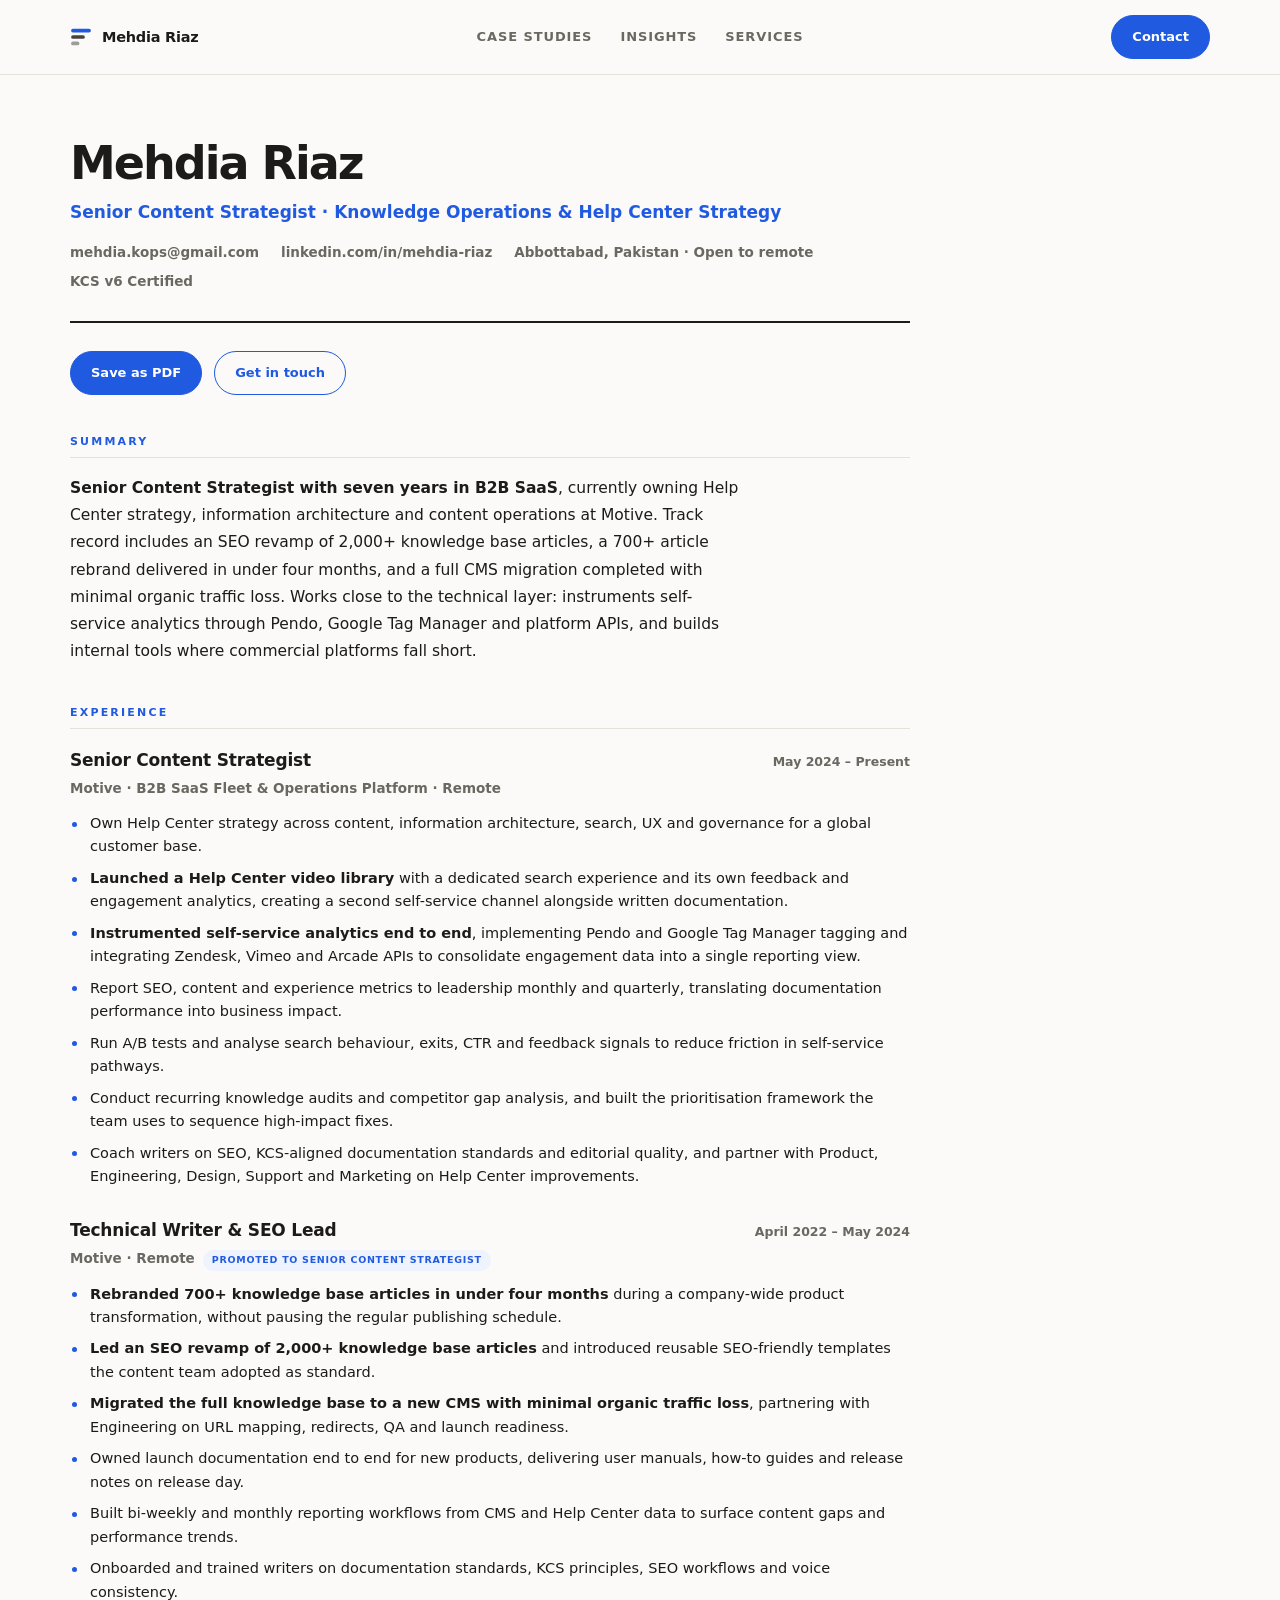
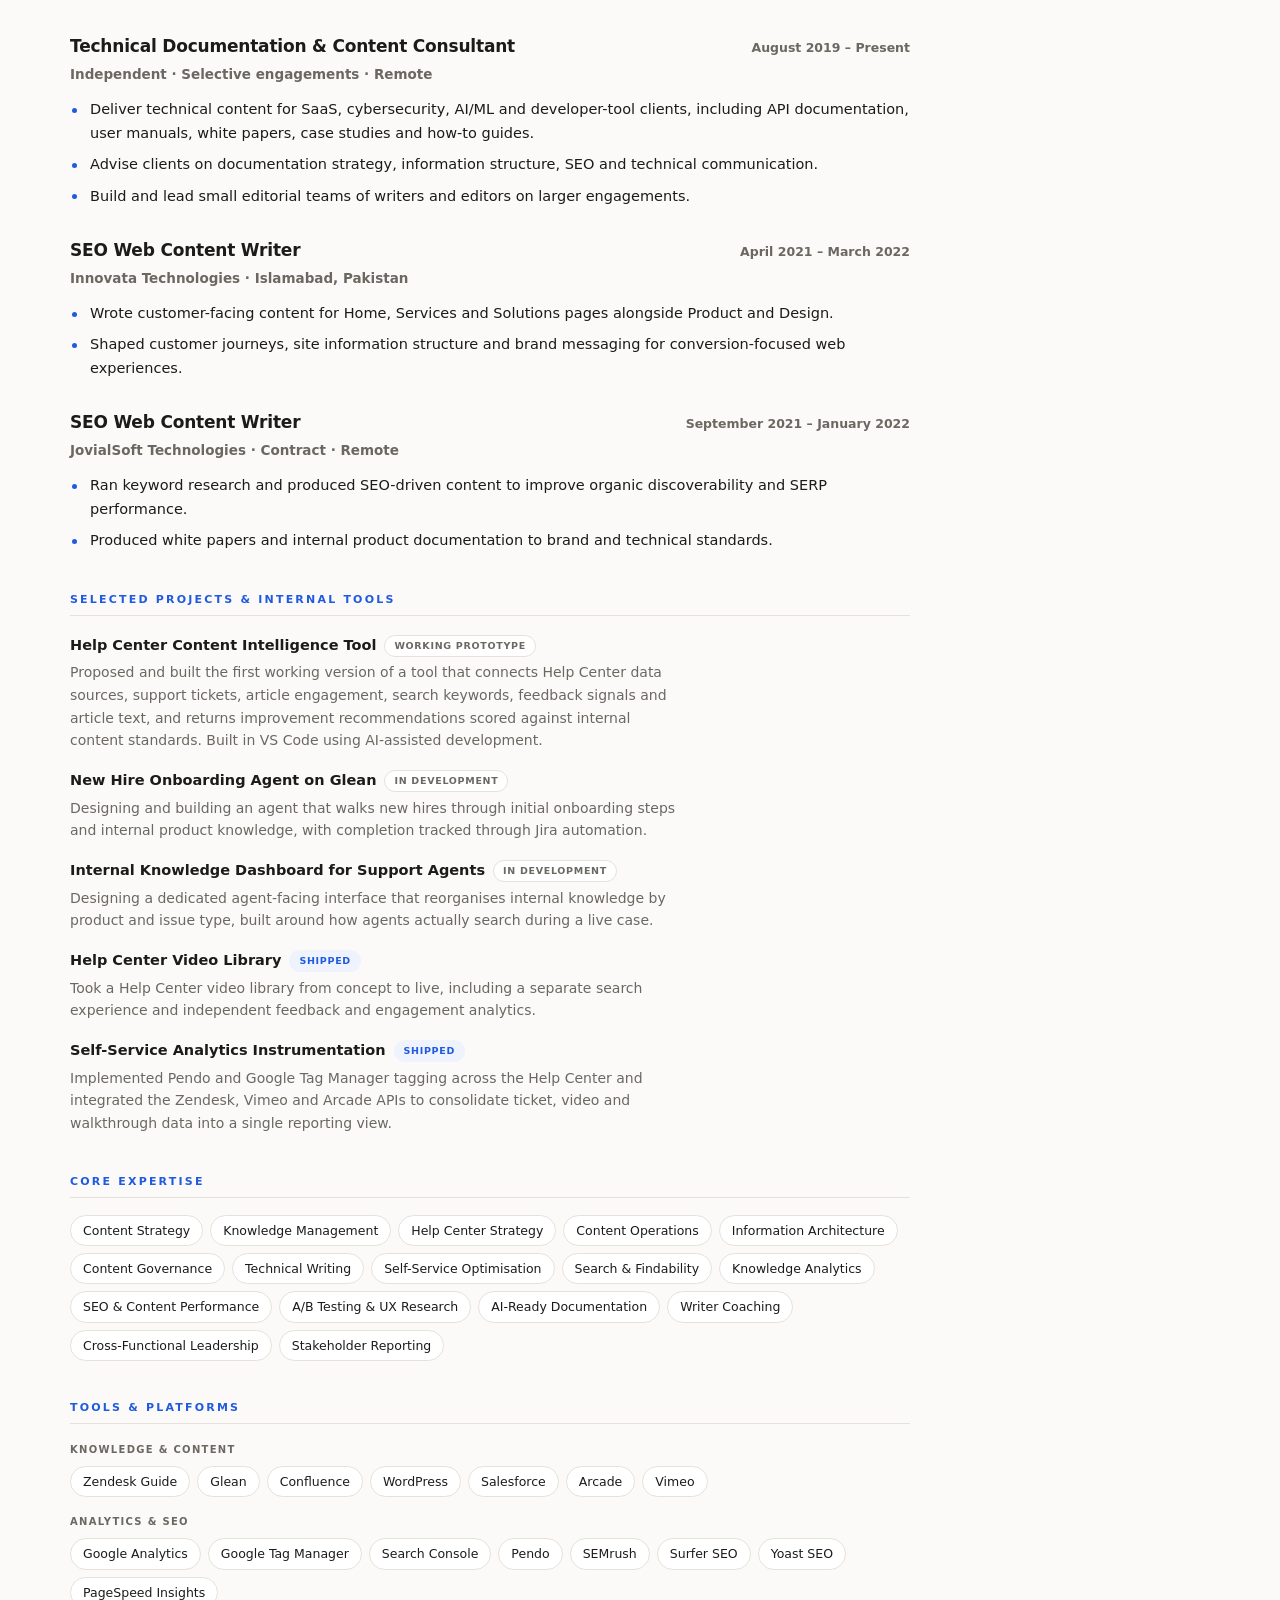
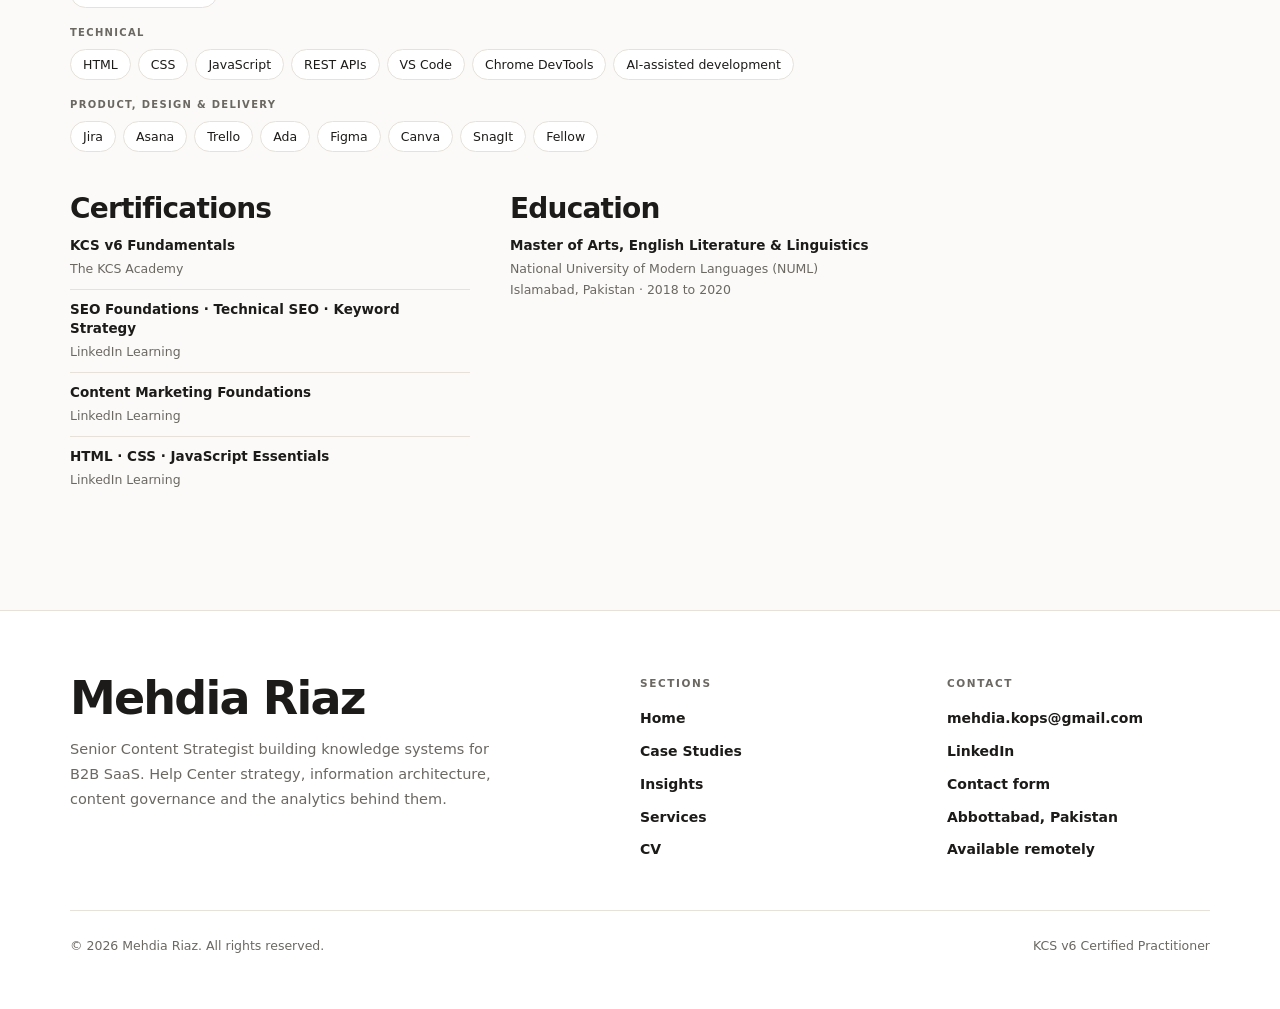
<file: cv.html>
<!DOCTYPE html>
<html lang="en">
<head>
<meta charset="UTF-8">
<meta name="viewport" content="width=device-width, initial-scale=1.0">
<meta name="description" content="CV of Mehdia Riaz, Senior Content Strategist specialising in Help Center strategy, knowledge operations and content governance for B2B SaaS.">
<meta property="og:title" content="CV - Mehdia Riaz, Senior Content Strategist">
<meta property="og:description" content="CV of Mehdia Riaz, Senior Content Strategist specialising in Help Center strategy, knowledge operations and content governance for B2B SaaS.">
<meta property="og:type" content="website">

<!-- ============================================================
     SITE IN PROGRESS. This line keeps it out of search results.
     DELETE THE SINGLE ROBOTS META LINE BELOW, in every
     HTML file, on launch day. Also update robots.txt.
     ============================================================ -->
<meta name="robots" content="noindex, nofollow">

<title>CV - Mehdia Riaz, Senior Content Strategist</title>
<link rel="stylesheet" href="base.css">
<link rel="stylesheet" href="cv.css">
</head>
<body>
<a class="skip" href="#main">Skip to content</a>

<header class="site-header">
<div class="wrap header-inner">
<a class="brand" href="index.html" aria-label="Mehdia Riaz, home">
<svg width="22" height="22" viewBox="0 0 20 20" aria-hidden="true" focusable="false">
<rect x="1" y="2.5" width="18" height="3.4" rx="1.7" fill="var(--accent)"/>
<rect x="1" y="8.3" width="12.5" height="3.4" rx="1.7" fill="var(--ink)" opacity=".82"/>
<rect x="1" y="14.1" width="7.5" height="3.4" rx="1.7" fill="var(--ink)" opacity=".42"/>
</svg>
<span class="brand-name">Mehdia Riaz</span>
</a>
<nav class="main-nav" aria-label="Main">
<a href="case-studies.html">Case Studies</a>
<a href="insights.html">Insights</a>
<a href="services.html">Services</a>
</nav>
<div class="header-cta"><a class="btn" href="contact.html">Contact</a></div>
</div>
</header>

<main id="main">
<div class="wrap">
<div class="cv">

<header class="cv-header">
<h1>Mehdia Riaz</h1>
<div class="cv-role">Senior Content Strategist &middot; Knowledge Operations &amp; Help Center Strategy</div>
<div class="cv-contact">
<span>mehdia.kops@gmail.com</span>
<span>linkedin.com/in/mehdia-riaz</span>
<span>Abbottabad, Pakistan &middot; Open to remote</span>
<span>KCS v6 Certified</span>
</div>
</header>

<div class="cv-actions">
<button class="btn" onclick="window.print()">Save as PDF</button>
<a class="btn ghost" href="contact.html">Get in touch</a>
</div>

<section class="cv-section">
<h2>Summary</h2>
<p class="cv-summary">
<strong>Senior Content Strategist with seven years in B2B SaaS</strong>, currently owning Help Center
strategy, information architecture and content operations at Motive. Track record includes an SEO
revamp of 2,000+ knowledge base articles, a 700+ article rebrand delivered in under four months, and
a full CMS migration completed with minimal organic traffic loss. Works close to the technical layer:
instruments self-service analytics through Pendo, Google Tag Manager and platform APIs, and builds
internal tools where commercial platforms fall short.
</p>
</section>

<section class="cv-section">
<h2>Experience</h2>

<div class="cv-role-block">
<div class="cv-role-head">
<div class="cv-role-title">Senior Content Strategist</div>
<div class="cv-role-date">May 2024 &ndash; Present</div>
</div>
<div class="cv-company">Motive &middot; B2B SaaS Fleet &amp; Operations Platform &middot; Remote</div>
<ul class="cv-bullets">
<li>Own Help Center strategy across content, information architecture, search, UX and governance for a global customer base.</li>
<li><strong>Launched a Help Center video library</strong> with a dedicated search experience and its own feedback and engagement analytics, creating a second self-service channel alongside written documentation.</li>
<li><strong>Instrumented self-service analytics end to end</strong>, implementing Pendo and Google Tag Manager tagging and integrating Zendesk, Vimeo and Arcade APIs to consolidate engagement data into a single reporting view.</li>
<li>Report SEO, content and experience metrics to leadership monthly and quarterly, translating documentation performance into business impact.</li>
<li>Run A/B tests and analyse search behaviour, exits, CTR and feedback signals to reduce friction in self-service pathways.</li>
<li>Conduct recurring knowledge audits and competitor gap analysis, and built the prioritisation framework the team uses to sequence high-impact fixes.</li>
<li>Coach writers on SEO, KCS-aligned documentation standards and editorial quality, and partner with Product, Engineering, Design, Support and Marketing on Help Center improvements.</li>
</ul>
</div>

<div class="cv-role-block">
<div class="cv-role-head">
<div class="cv-role-title">Technical Writer &amp; SEO Lead</div>
<div class="cv-role-date">April 2022 &ndash; May 2024</div>
</div>
<div class="cv-company">Motive &middot; Remote<span class="promoted">Promoted to Senior Content Strategist</span></div>
<ul class="cv-bullets">
<li><strong>Rebranded 700+ knowledge base articles in under four months</strong> during a company-wide product transformation, without pausing the regular publishing schedule.</li>
<li><strong>Led an SEO revamp of 2,000+ knowledge base articles</strong> and introduced reusable SEO-friendly templates the content team adopted as standard.</li>
<li><strong>Migrated the full knowledge base to a new CMS with minimal organic traffic loss</strong>, partnering with Engineering on URL mapping, redirects, QA and launch readiness.</li>
<li>Owned launch documentation end to end for new products, delivering user manuals, how-to guides and release notes on release day.</li>
<li>Built bi-weekly and monthly reporting workflows from CMS and Help Center data to surface content gaps and performance trends.</li>
<li>Onboarded and trained writers on documentation standards, KCS principles, SEO workflows and voice consistency.</li>
</ul>
</div>

<div class="cv-role-block">
<div class="cv-role-head">
<div class="cv-role-title">Technical Documentation &amp; Content Consultant</div>
<div class="cv-role-date">August 2019 &ndash; Present</div>
</div>
<div class="cv-company">Independent &middot; Selective engagements &middot; Remote</div>
<ul class="cv-bullets">
<li>Deliver technical content for SaaS, cybersecurity, AI/ML and developer-tool clients, including API documentation, user manuals, white papers, case studies and how-to guides.</li>
<li>Advise clients on documentation strategy, information structure, SEO and technical communication.</li>
<li>Build and lead small editorial teams of writers and editors on larger engagements.</li>
</ul>
</div>

<div class="cv-role-block">
<div class="cv-role-head">
<div class="cv-role-title">SEO Web Content Writer</div>
<div class="cv-role-date">April 2021 &ndash; March 2022</div>
</div>
<div class="cv-company">Innovata Technologies &middot; Islamabad, Pakistan</div>
<ul class="cv-bullets">
<li>Wrote customer-facing content for Home, Services and Solutions pages alongside Product and Design.</li>
<li>Shaped customer journeys, site information structure and brand messaging for conversion-focused web experiences.</li>
</ul>
</div>

<div class="cv-role-block">
<div class="cv-role-head">
<div class="cv-role-title">SEO Web Content Writer</div>
<div class="cv-role-date">September 2021 &ndash; January 2022</div>
</div>
<div class="cv-company">JovialSoft Technologies &middot; Contract &middot; Remote</div>
<ul class="cv-bullets">
<li>Ran keyword research and produced SEO-driven content to improve organic discoverability and SERP performance.</li>
<li>Produced white papers and internal product documentation to brand and technical standards.</li>
</ul>
</div>

</section>

<section class="cv-section">
<h2>Selected Projects &amp; Internal Tools</h2>

<div class="cv-project">
<div class="cv-project-name">Help Center Content Intelligence Tool<span class="status">Working prototype</span></div>
<p>Proposed and built the first working version of a tool that connects Help Center data sources, support tickets, article engagement, search keywords, feedback signals and article text, and returns improvement recommendations scored against internal content standards. Built in VS Code using AI-assisted development.</p>
</div>

<div class="cv-project">
<div class="cv-project-name">New Hire Onboarding Agent on Glean<span class="status">In development</span></div>
<p>Designing and building an agent that walks new hires through initial onboarding steps and internal product knowledge, with completion tracked through Jira automation.</p>
</div>

<div class="cv-project">
<div class="cv-project-name">Internal Knowledge Dashboard for Support Agents<span class="status">In development</span></div>
<p>Designing a dedicated agent-facing interface that reorganises internal knowledge by product and issue type, built around how agents actually search during a live case.</p>
</div>

<div class="cv-project">
<div class="cv-project-name">Help Center Video Library<span class="status live">Shipped</span></div>
<p>Took a Help Center video library from concept to live, including a separate search experience and independent feedback and engagement analytics.</p>
</div>

<div class="cv-project">
<div class="cv-project-name">Self-Service Analytics Instrumentation<span class="status live">Shipped</span></div>
<p>Implemented Pendo and Google Tag Manager tagging across the Help Center and integrated the Zendesk, Vimeo and Arcade APIs to consolidate ticket, video and walkthrough data into a single reporting view.</p>
</div>

</section>

<section class="cv-section">
<h2>Core Expertise</h2>
<div class="cv-tags">
<span>Content Strategy</span><span>Knowledge Management</span><span>Help Center Strategy</span>
<span>Content Operations</span><span>Information Architecture</span><span>Content Governance</span>
<span>Technical Writing</span><span>Self-Service Optimisation</span><span>Search &amp; Findability</span>
<span>Knowledge Analytics</span><span>SEO &amp; Content Performance</span><span>A/B Testing &amp; UX Research</span>
<span>AI-Ready Documentation</span><span>Writer Coaching</span><span>Cross-Functional Leadership</span>
<span>Stakeholder Reporting</span>
</div>
</section>

<section class="cv-section">
<h2>Tools &amp; Platforms</h2>
<div class="cv-group">
<div class="cv-group-name">Knowledge &amp; Content</div>
<div class="cv-tags"><span>Zendesk Guide</span><span>Glean</span><span>Confluence</span><span>WordPress</span><span>Salesforce</span><span>Arcade</span><span>Vimeo</span></div>
</div>
<div class="cv-group">
<div class="cv-group-name">Analytics &amp; SEO</div>
<div class="cv-tags"><span>Google Analytics</span><span>Google Tag Manager</span><span>Search Console</span><span>Pendo</span><span>SEMrush</span><span>Surfer SEO</span><span>Yoast SEO</span><span>PageSpeed Insights</span></div>
</div>
<div class="cv-group">
<div class="cv-group-name">Technical</div>
<div class="cv-tags"><span>HTML</span><span>CSS</span><span>JavaScript</span><span>REST APIs</span><span>VS Code</span><span>Chrome DevTools</span><span>AI-assisted development</span></div>
</div>
<div class="cv-group">
<div class="cv-group-name">Product, Design &amp; Delivery</div>
<div class="cv-tags"><span>Jira</span><span>Asana</span><span>Trello</span><span>Ada</span><span>Figma</span><span>Canva</span><span>SnagIt</span><span>Fellow</span></div>
</div>
</section>

<section class="cv-section">
<div class="cv-split">
<div>
<h2>Certifications</h2>
<div class="cv-line"><div class="cv-line-title">KCS v6 Fundamentals</div><div class="cv-line-sub">The KCS Academy</div></div>
<div class="cv-line"><div class="cv-line-title">SEO Foundations &middot; Technical SEO &middot; Keyword Strategy</div><div class="cv-line-sub">LinkedIn Learning</div></div>
<div class="cv-line"><div class="cv-line-title">Content Marketing Foundations</div><div class="cv-line-sub">LinkedIn Learning</div></div>
<div class="cv-line"><div class="cv-line-title">HTML &middot; CSS &middot; JavaScript Essentials</div><div class="cv-line-sub">LinkedIn Learning</div></div>
</div>
<div>
<h2>Education</h2>
<div class="cv-line">
<div class="cv-line-title">Master of Arts, English Literature &amp; Linguistics</div>
<div class="cv-line-sub">National University of Modern Languages (NUML)<br>Islamabad, Pakistan &middot; 2018 to 2020</div>
</div>
</div>
</div>
</section>

</div>
</div>
</main>

<footer class="site-footer">
<div class="wrap">
<div class="footer-grid">

<div>
<div class="footer-name">Mehdia Riaz</div>
<p class="footer-bio">
Senior Content Strategist building knowledge systems for B2B SaaS.
Help Center strategy, information architecture, content governance
and the analytics behind them.
</p>
</div>

<div>
<div class="footer-head">Sections</div>
<div class="footer-list">
<a href="index.html">Home</a>
<a href="case-studies.html">Case Studies</a>
<a href="insights.html">Insights</a>
<a href="services.html">Services</a>
<a href="cv.html">CV</a>
</div>
</div>

<div>
<div class="footer-head">Contact</div>
<div class="footer-list">
<a href="mailto:mehdia.kops@gmail.com">mehdia.kops@gmail.com</a>
<a href="https://www.linkedin.com/in/mehdia-riaz" target="_blank" rel="noopener noreferrer">LinkedIn</a>
<a href="contact.html">Contact form</a>
<span>Abbottabad, Pakistan</span>
<span>Available remotely</span>
</div>
</div>

</div>

<div class="footer-base">
<span>&copy; 2026 Mehdia Riaz. All rights reserved.</span>
<span>KCS v6 Certified Practitioner</span>
</div>
</div>
</footer>

</body>
</html>
</file>
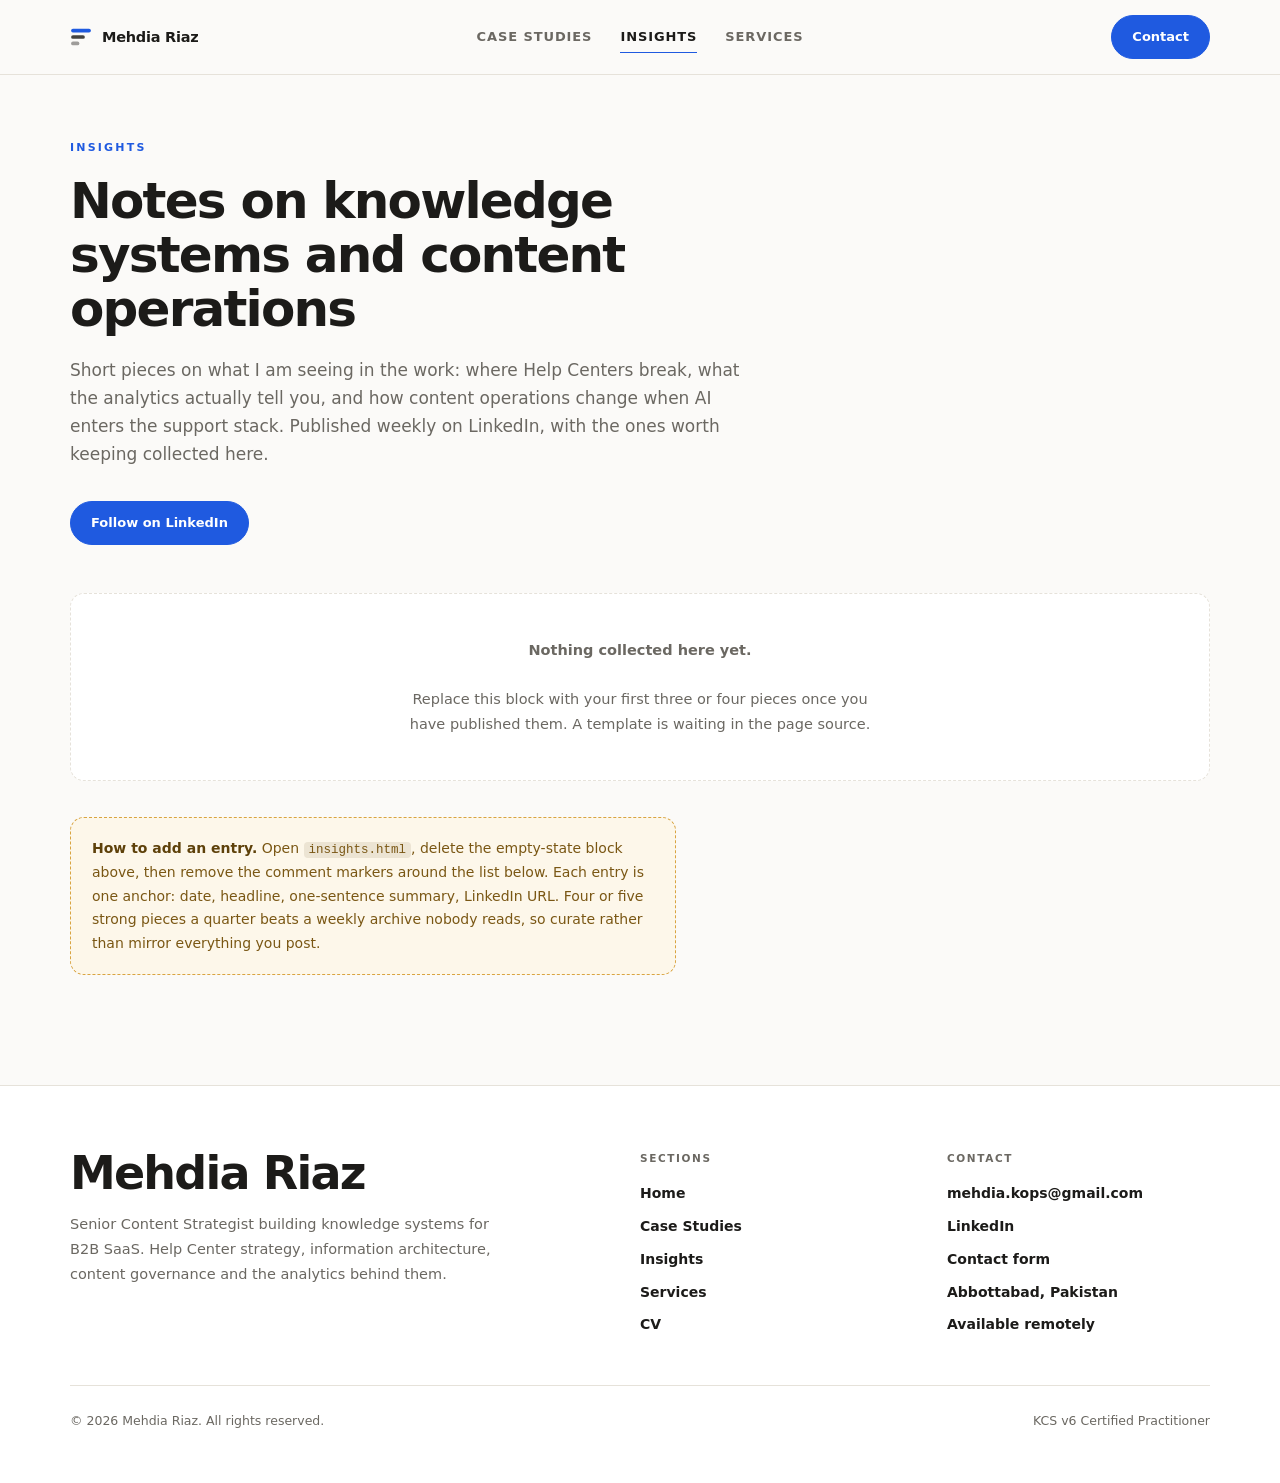
<file: insights.html>
<!DOCTYPE html>
<html lang="en">
<head>
<meta charset="UTF-8">
<meta name="viewport" content="width=device-width, initial-scale=1.0">
<meta name="description" content="Notes on knowledge systems, self-service, content operations and Help Center analytics for B2B SaaS.">
<meta property="og:title" content="Insights - Mehdia Riaz">
<meta property="og:description" content="Notes on knowledge systems, self-service, content operations and Help Center analytics for B2B SaaS.">
<meta property="og:type" content="website">

<!-- ============================================================
     SITE IN PROGRESS. This line keeps it out of search results.
     DELETE THE SINGLE ROBOTS META LINE BELOW, in every
     HTML file, on launch day. Also update robots.txt.
     ============================================================ -->
<meta name="robots" content="noindex, nofollow">

<title>Insights - Mehdia Riaz</title>
<link rel="stylesheet" href="base.css">
<link rel="stylesheet" href="site.css">
</head>
<body>
<a class="skip" href="#main">Skip to content</a>

<header class="site-header">
<div class="wrap header-inner">
<a class="brand" href="index.html" aria-label="Mehdia Riaz, home">
<svg width="22" height="22" viewBox="0 0 20 20" aria-hidden="true" focusable="false">
<rect x="1" y="2.5" width="18" height="3.4" rx="1.7" fill="var(--accent)"/>
<rect x="1" y="8.3" width="12.5" height="3.4" rx="1.7" fill="var(--ink)" opacity=".82"/>
<rect x="1" y="14.1" width="7.5" height="3.4" rx="1.7" fill="var(--ink)" opacity=".42"/>
</svg>
<span class="brand-name">Mehdia Riaz</span>
</a>
<nav class="main-nav" aria-label="Main">
<a href="case-studies.html">Case Studies</a>
<a href="insights.html" aria-current="page">Insights</a>
<a href="services.html">Services</a>
</nav>
<div class="header-cta"><a class="btn" href="contact.html">Contact</a></div>
</div>
</header>

<main id="main">
<div class="wrap">
<div class="page-head">
<span class="eyebrow">Insights</span>
<h1>Notes on knowledge systems and content operations</h1>
<p class="lede">
Short pieces on what I am seeing in the work: where Help Centers break, what the analytics actually
tell you, and how content operations change when AI enters the support stack. Published weekly on
LinkedIn, with the ones worth keeping collected here.
</p>
<div class="hero-actions">
<a class="btn" href="https://www.linkedin.com/in/mehdia-riaz" target="_blank" rel="noopener noreferrer">Follow on LinkedIn</a>
</div>
</div>

<div class="empty-state">
<p><strong>Nothing collected here yet.</strong><br><br>
Replace this block with your first three or four pieces once you have published them.
A template is waiting in the page source.</p>
</div>

<div class="todo" style="margin-top:36px">
<strong>How to add an entry.</strong> Open <code>insights.html</code>, delete the empty-state block
above, then remove the comment markers around the list below. Each entry is one anchor: date,
headline, one-sentence summary, LinkedIn URL. Four or five strong pieces a quarter beats a weekly
archive nobody reads, so curate rather than mirror everything you post.
</div>

<!-- Remove the comment markers around this block when you have your first entries.

<section class="insight-list">

<a class="insight" href="PASTE_LINKEDIN_URL" target="_blank" rel="noopener noreferrer">
<div class="insight-date">March 2026</div>
<h3>Your Help Center search bar is a research tool you are not reading</h3>
<p>Failed searches are the cheapest content roadmap available, and most teams never look at them.</p>
</a>

<a class="insight" href="PASTE_LINKEDIN_URL" target="_blank" rel="noopener noreferrer">
<div class="insight-date">February 2026</div>
<h3>Deflection is a bad metric, and here is what to use instead</h3>
<p>Counting tickets that did not happen rewards the wrong behaviour. Measure task completion.</p>
</a>

</section>

-->
</div>
</main>

<footer class="site-footer">
<div class="wrap">
<div class="footer-grid">

<div>
<div class="footer-name">Mehdia Riaz</div>
<p class="footer-bio">
Senior Content Strategist building knowledge systems for B2B SaaS.
Help Center strategy, information architecture, content governance
and the analytics behind them.
</p>
</div>

<div>
<div class="footer-head">Sections</div>
<div class="footer-list">
<a href="index.html">Home</a>
<a href="case-studies.html">Case Studies</a>
<a href="insights.html">Insights</a>
<a href="services.html">Services</a>
<a href="cv.html">CV</a>
</div>
</div>

<div>
<div class="footer-head">Contact</div>
<div class="footer-list">
<a href="mailto:mehdia.kops@gmail.com">mehdia.kops@gmail.com</a>
<a href="https://www.linkedin.com/in/mehdia-riaz" target="_blank" rel="noopener noreferrer">LinkedIn</a>
<a href="contact.html">Contact form</a>
<span>Abbottabad, Pakistan</span>
<span>Available remotely</span>
</div>
</div>

</div>

<div class="footer-base">
<span>&copy; 2026 Mehdia Riaz. All rights reserved.</span>
<span>KCS v6 Certified Practitioner</span>
</div>
</div>
</footer>

</body>
</html>
</file>
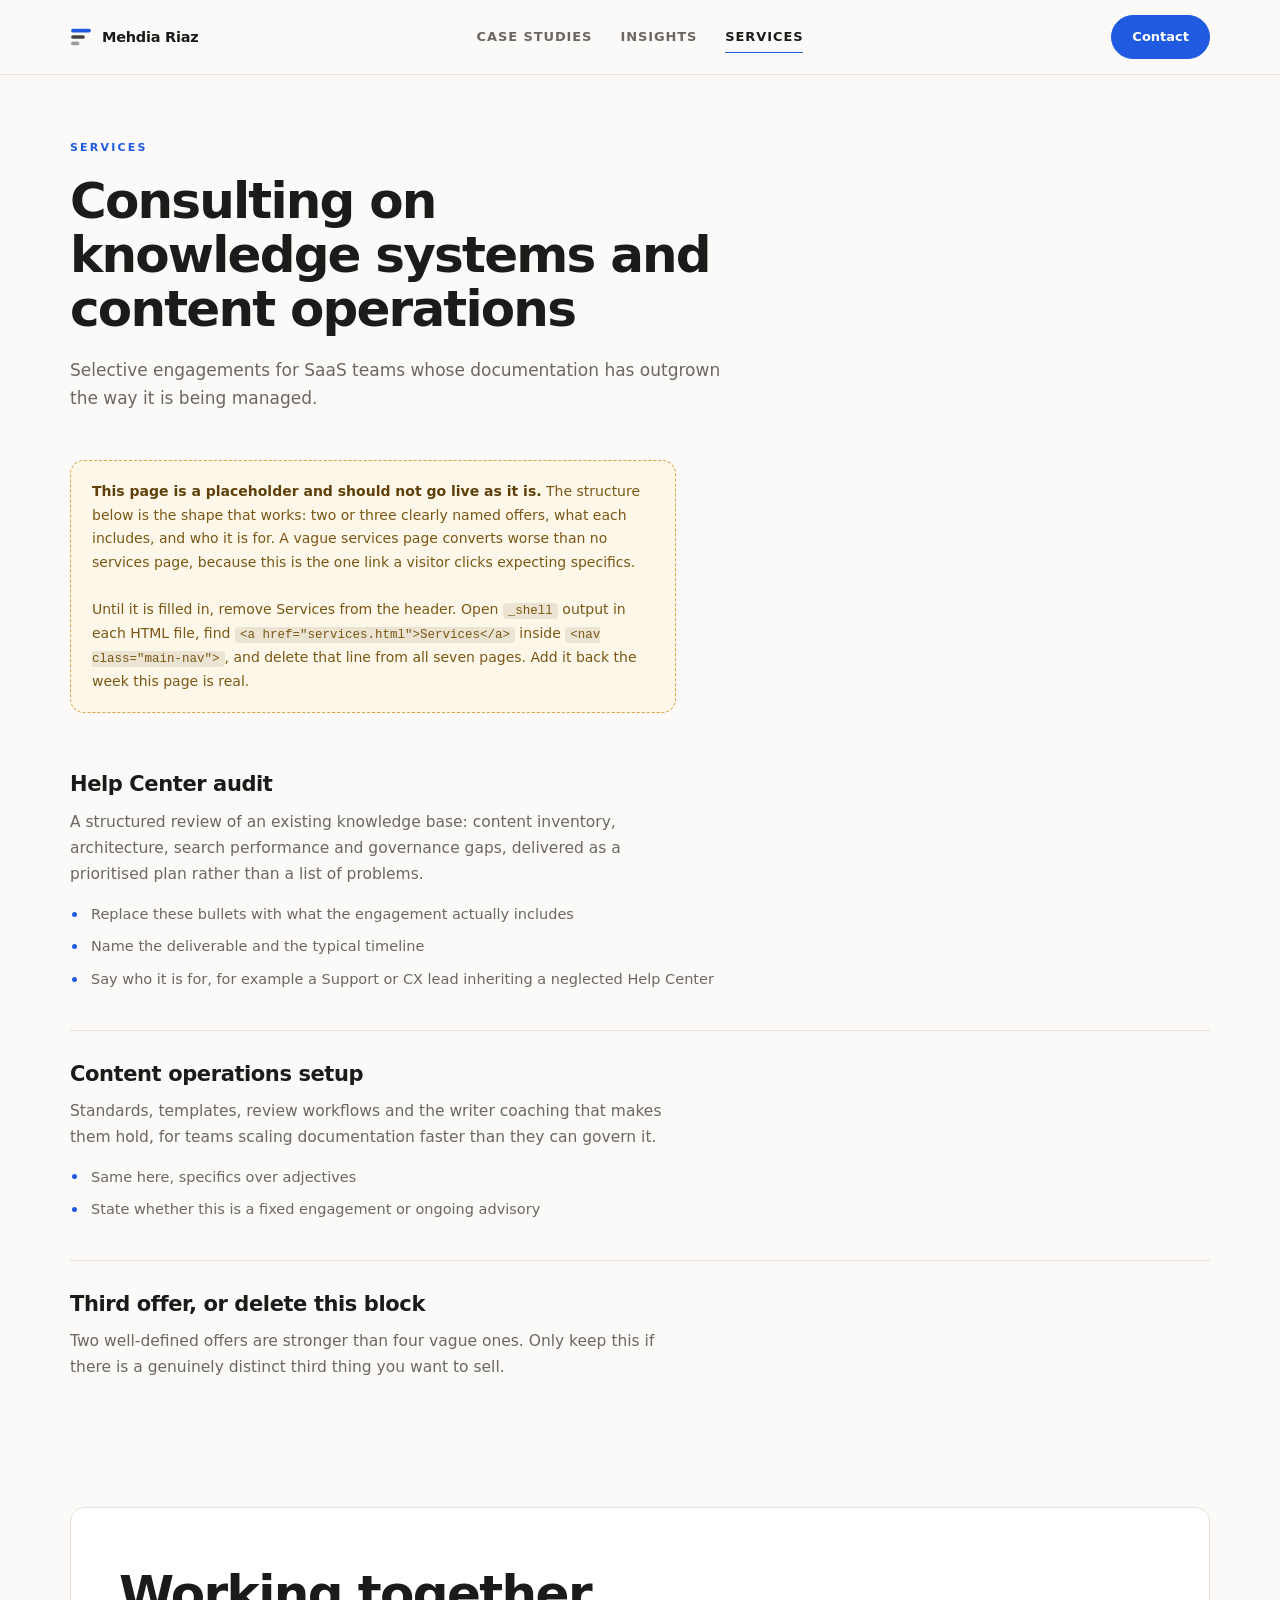
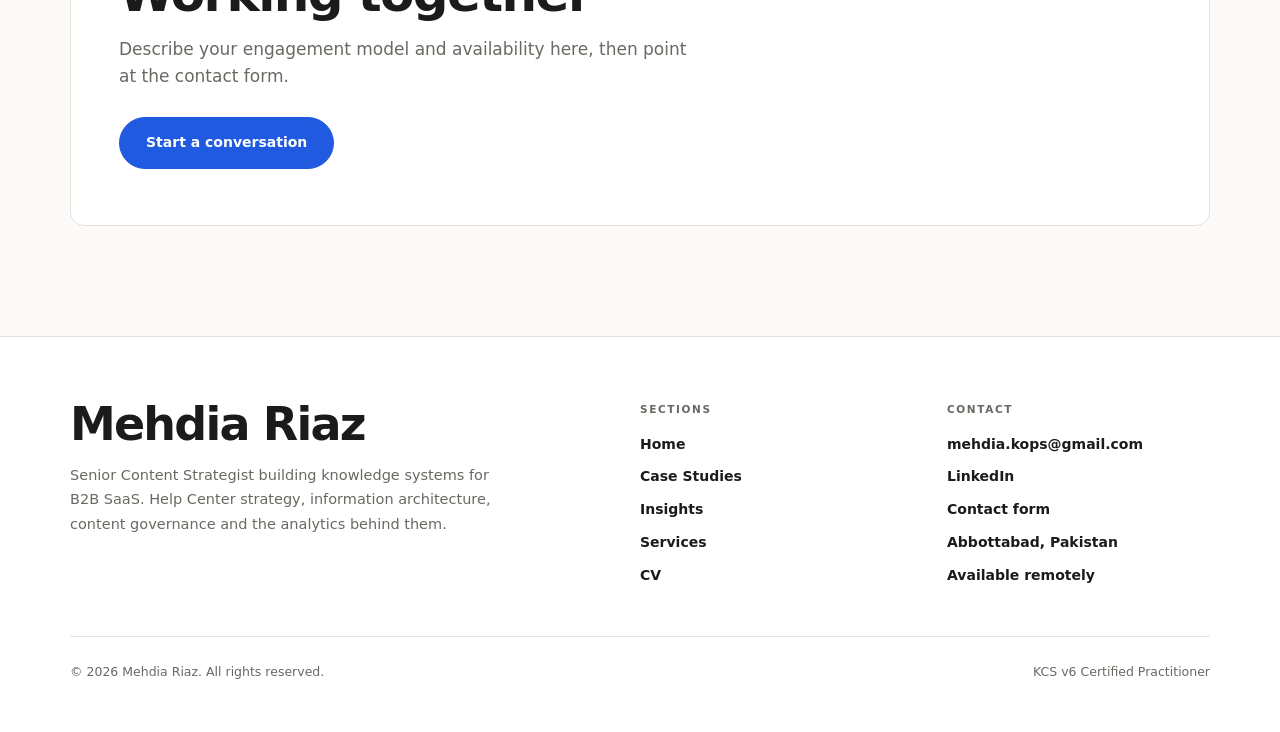
<file: services.html>
<!DOCTYPE html>
<html lang="en">
<head>
<meta charset="UTF-8">
<meta name="viewport" content="width=device-width, initial-scale=1.0">
<meta name="description" content="Consulting on Help Center audits, knowledge systems and content operations for B2B SaaS teams.">
<meta property="og:title" content="Services - Mehdia Riaz">
<meta property="og:description" content="Consulting on Help Center audits, knowledge systems and content operations for B2B SaaS teams.">
<meta property="og:type" content="website">

<!-- ============================================================
     SITE IN PROGRESS. This line keeps it out of search results.
     DELETE THE SINGLE ROBOTS META LINE BELOW, in every
     HTML file, on launch day. Also update robots.txt.
     ============================================================ -->
<meta name="robots" content="noindex, nofollow">

<title>Services - Mehdia Riaz</title>
<link rel="stylesheet" href="base.css">
<link rel="stylesheet" href="site.css">
</head>
<body>
<a class="skip" href="#main">Skip to content</a>

<header class="site-header">
<div class="wrap header-inner">
<a class="brand" href="index.html" aria-label="Mehdia Riaz, home">
<svg width="22" height="22" viewBox="0 0 20 20" aria-hidden="true" focusable="false">
<rect x="1" y="2.5" width="18" height="3.4" rx="1.7" fill="var(--accent)"/>
<rect x="1" y="8.3" width="12.5" height="3.4" rx="1.7" fill="var(--ink)" opacity=".82"/>
<rect x="1" y="14.1" width="7.5" height="3.4" rx="1.7" fill="var(--ink)" opacity=".42"/>
</svg>
<span class="brand-name">Mehdia Riaz</span>
</a>
<nav class="main-nav" aria-label="Main">
<a href="case-studies.html">Case Studies</a>
<a href="insights.html">Insights</a>
<a href="services.html" aria-current="page">Services</a>
</nav>
<div class="header-cta"><a class="btn" href="contact.html">Contact</a></div>
</div>
</header>

<main id="main">
<div class="wrap">
<div class="page-head">
<span class="eyebrow">Services</span>
<h1>Consulting on knowledge systems and content operations</h1>
<p class="lede">
Selective engagements for SaaS teams whose documentation has outgrown the way it is being managed.
</p>
</div>

<div class="todo">
<strong>This page is a placeholder and should not go live as it is.</strong> The structure below is
the shape that works: two or three clearly named offers, what each includes, and who it is for.
A vague services page converts worse than no services page, because this is the one link a visitor
clicks expecting specifics.<br><br>
Until it is filled in, remove Services from the header. Open <code>_shell</code> output in each HTML
file, find <code>&lt;a href="services.html"&gt;Services&lt;/a&gt;</code> inside
<code>&lt;nav class="main-nav"&gt;</code>, and delete that line from all seven pages. Add it back the
week this page is real.
</div>

<section>
<div class="service">
<h3>Help Center audit</h3>
<p>A structured review of an existing knowledge base: content inventory, architecture, search
performance and governance gaps, delivered as a prioritised plan rather than a list of problems.</p>
<ul>
<li>Replace these bullets with what the engagement actually includes</li>
<li>Name the deliverable and the typical timeline</li>
<li>Say who it is for, for example a Support or CX lead inheriting a neglected Help Center</li>
</ul>
</div>

<div class="service">
<h3>Content operations setup</h3>
<p>Standards, templates, review workflows and the writer coaching that makes them hold, for teams
scaling documentation faster than they can govern it.</p>
<ul>
<li>Same here, specifics over adjectives</li>
<li>State whether this is a fixed engagement or ongoing advisory</li>
</ul>
</div>

<div class="service">
<h3>Third offer, or delete this block</h3>
<p>Two well-defined offers are stronger than four vague ones. Only keep this if there is a genuinely
distinct third thing you want to sell.</p>
</div>
</section>

<section class="cta">
<h2>Working together</h2>
<p>Describe your engagement model and availability here, then point at the contact form.</p>
<div class="hero-actions"><a class="btn lg" href="contact.html">Start a conversation</a></div>
</section>
</div>
</main>

<footer class="site-footer">
<div class="wrap">
<div class="footer-grid">

<div>
<div class="footer-name">Mehdia Riaz</div>
<p class="footer-bio">
Senior Content Strategist building knowledge systems for B2B SaaS.
Help Center strategy, information architecture, content governance
and the analytics behind them.
</p>
</div>

<div>
<div class="footer-head">Sections</div>
<div class="footer-list">
<a href="index.html">Home</a>
<a href="case-studies.html">Case Studies</a>
<a href="insights.html">Insights</a>
<a href="services.html">Services</a>
<a href="cv.html">CV</a>
</div>
</div>

<div>
<div class="footer-head">Contact</div>
<div class="footer-list">
<a href="mailto:mehdia.kops@gmail.com">mehdia.kops@gmail.com</a>
<a href="https://www.linkedin.com/in/mehdia-riaz" target="_blank" rel="noopener noreferrer">LinkedIn</a>
<a href="contact.html">Contact form</a>
<span>Abbottabad, Pakistan</span>
<span>Available remotely</span>
</div>
</div>

</div>

<div class="footer-base">
<span>&copy; 2026 Mehdia Riaz. All rights reserved.</span>
<span>KCS v6 Certified Practitioner</span>
</div>
</div>
</footer>

</body>
</html>
</file>
<file: base.css>
/* ============================================================
   base.css - tokens, reset, header, footer.
   Loaded by every page. Change a colour here, the site follows.
   ============================================================ */

:root{
  --bg:#FBFAF8;
  --surface:#FFFFFF;
  --ink:#1C1B19;
  --muted:#6B6862;
  --accent:#1F5AE0;
  --accent-dark:#1746B0;
  --line:#E6E2DA;
  --tint:#EEF3FE;

  --t-xs:11px;
  --t-sm:13px;
  --t-base:15.5px;
  --t-md:17px;
  --t-lg:21px;
  --t-xl:28px;
  --t-2xl:clamp(34px,5vw,50px);
  --t-display:clamp(44px,8.5vw,104px);
  --t-section:clamp(30px,5.4vw,60px);

  --content:1140px;
  --reading:68ch;
  --radius:14px;
}

*{box-sizing:border-box;margin:0;padding:0}
html{scroll-behavior:smooth;-webkit-text-size-adjust:100%}

body{
  min-height:100vh;
  background:var(--bg);
  color:var(--ink);
  font-family:Inter,"Segoe UI",system-ui,-apple-system,BlinkMacSystemFont,"Helvetica Neue",sans-serif;
  font-size:var(--t-base);
  line-height:1.7;
  -webkit-font-smoothing:antialiased;
  -moz-osx-font-smoothing:grayscale;
}

a{color:var(--accent);text-decoration:none}
a:hover{color:var(--accent-dark);text-decoration:underline}
img{max-width:100%;height:auto;display:block}

:focus-visible{outline:2.5px solid var(--accent);outline-offset:3px;border-radius:3px}

.wrap{width:min(var(--content),calc(100% - 44px));margin:0 auto}

/* ---------- SKIP LINK ---------- */
.skip{
  position:absolute;left:-9999px;top:0;z-index:200;
  padding:10px 16px;background:var(--accent);color:#fff;
  font-size:var(--t-sm);font-weight:700;border-radius:0 0 8px 0;
}
.skip:focus{left:0;text-decoration:none;color:#fff}

/* ---------- HEADER ---------- */
.site-header{
  position:sticky;top:0;z-index:90;
  background:rgba(251,250,248,.9);
  backdrop-filter:blur(12px);
  border-bottom:1px solid var(--line);
}
.header-inner{
  display:grid;grid-template-columns:1fr auto 1fr;
  align-items:center;gap:20px;padding:15px 0;
}
.brand{display:flex;align-items:center;gap:10px;justify-self:start}
.brand:hover{text-decoration:none}
.brand svg{display:block;flex:0 0 auto}
.brand-name{
  color:var(--ink);font-size:14.5px;font-weight:800;
  letter-spacing:-.25px;white-space:nowrap;
}
.main-nav{display:flex;gap:28px;justify-self:center}
.main-nav a{
  color:var(--muted);font-size:13px;font-weight:700;
  letter-spacing:.9px;text-transform:uppercase;
  padding:4px 0;border-bottom:1.5px solid transparent;
  transition:color .16s ease,border-color .16s ease;
}
.main-nav a:hover{color:var(--ink);text-decoration:none;border-bottom-color:var(--line)}
.main-nav a[aria-current="page"]{color:var(--ink);border-bottom-color:var(--accent)}
.header-cta{justify-self:end}

.btn{
  display:inline-flex;align-items:center;justify-content:center;gap:8px;
  padding:10px 20px;border:1.5px solid var(--accent);border-radius:999px;
  background:var(--accent);color:#fff;
  font-family:inherit;font-size:13px;font-weight:700;white-space:nowrap;cursor:pointer;
  transition:background .16s ease,border-color .16s ease,transform .16s ease;
}
.btn:hover{background:var(--accent-dark);border-color:var(--accent-dark);color:#fff;text-decoration:none}
.btn:active{transform:translateY(1px)}
.btn.ghost{background:transparent;color:var(--accent)}
.btn.ghost:hover{background:var(--tint);color:var(--accent-dark)}
.btn.lg{padding:13px 26px;font-size:14px}

/* ---------- HEADINGS ---------- */
h1{font-size:var(--t-2xl);line-height:1.08;font-weight:820;letter-spacing:-1.8px}
h2{font-size:var(--t-xl);line-height:1.2;font-weight:800;letter-spacing:-.8px}
h3{font-size:var(--t-lg);line-height:1.3;font-weight:750;letter-spacing:-.4px}

.eyebrow{
  display:block;margin-bottom:16px;
  color:var(--accent);font-size:var(--t-xs);font-weight:800;
  letter-spacing:2.2px;text-transform:uppercase;
}
.lede{
  max-width:var(--reading);margin-top:20px;
  color:var(--muted);font-size:var(--t-md);line-height:1.66;
}

/* Oversized section headings, taken from the reference layout */
.section{padding:96px 0 0}
.section-title{
  font-size:var(--t-section);line-height:1;font-weight:850;letter-spacing:-2.4px;
  text-transform:uppercase;margin-bottom:14px;
}
.section-sub{max-width:62ch;color:var(--muted);font-size:var(--t-md);line-height:1.62}
.section-bar{
  display:flex;align-items:baseline;justify-content:space-between;
  gap:18px;flex-wrap:wrap;margin-bottom:36px;
}
.section-bar .section-title{margin-bottom:0}
.section-bar a{font-size:var(--t-sm);font-weight:700;letter-spacing:.6px;text-transform:uppercase}

main{padding:64px 0 0}
.page-head{max-width:var(--reading);margin-bottom:48px}

/* ---------- FOOTER ---------- */
.site-footer{
  margin-top:110px;padding:64px 0 52px;
  border-top:1px solid var(--line);background:var(--surface);
}
.footer-grid{
  display:grid;grid-template-columns:minmax(0,1.5fr) repeat(2,minmax(0,.75fr));
  gap:44px;
}
.footer-name{
  font-size:clamp(30px,4.4vw,46px);line-height:1;font-weight:850;
  letter-spacing:-1.8px;margin-bottom:16px;
}
.footer-bio{color:var(--muted);font-size:14.5px;line-height:1.7;max-width:46ch}
.footer-head{
  color:var(--muted);font-size:10.5px;font-weight:850;
  letter-spacing:1.6px;text-transform:uppercase;margin-bottom:14px;
}
.footer-list{display:grid;gap:9px}
.footer-list a,.footer-list span{color:var(--ink);font-size:14px;font-weight:600}
.footer-list a{color:var(--ink)}
.footer-list a:hover{color:var(--accent)}
.footer-base{
  display:flex;justify-content:space-between;gap:18px;flex-wrap:wrap;
  margin-top:48px;padding-top:24px;border-top:1px solid var(--line);
  color:var(--muted);font-size:12.5px;
}

/* ---------- SHARED BITS ---------- */
.tag{
  display:inline-block;padding:3px 11px;border-radius:999px;
  background:var(--tint);color:var(--accent);
  font-size:10.5px;font-weight:800;letter-spacing:.9px;text-transform:uppercase;
}
.tag.soft{background:#F1EFEA;color:var(--muted)}

/* ---------- RESPONSIVE ---------- */
@media (max-width:900px){
  .header-inner{
    grid-template-columns:auto auto;
    grid-template-areas:"brand cta" "nav nav";
    row-gap:13px;
  }
  .brand{grid-area:brand}
  .header-cta{grid-area:cta}
  .main-nav{
    grid-area:nav;justify-self:start;gap:22px;
    overflow-x:auto;padding-bottom:3px;-webkit-overflow-scrolling:touch;
  }
  .section{padding-top:70px}
  main{padding-top:44px}
  .footer-grid{grid-template-columns:1fr 1fr;gap:34px}
  .footer-grid > :first-child{grid-column:1 / -1}
}

@media (max-width:560px){
  .wrap{width:min(var(--content),calc(100% - 32px))}
  .section{padding-top:56px}
  .section-title{letter-spacing:-1.3px}
  .main-nav{gap:18px}
  .main-nav a{font-size:12px;letter-spacing:.6px}
  .footer-grid{grid-template-columns:1fr}
  .site-footer{margin-top:76px;padding:48px 0 40px}
}

@media (prefers-reduced-motion:reduce){
  *{transition:none !important;animation:none !important;scroll-behavior:auto !important}
}
</file>
<file: site.css>
/* ============================================================
   site.css - layouts for the content pages.
   Loaded by every page except cv.html.
   ============================================================ */

/* ---------- HERO ---------- */
.hero{padding:26px 0 8px}
.hero-label{
  color:var(--accent);font-size:var(--t-xs);font-weight:800;
  letter-spacing:2.4px;text-transform:uppercase;margin-bottom:22px;
}
.hero-display{
  font-size:var(--t-display);line-height:.92;font-weight:850;
  letter-spacing:-4px;margin-bottom:26px;max-width:14ch;
}
.hero-display em{font-style:normal;color:var(--accent)}
.hero-copy{max-width:60ch;color:var(--muted);font-size:var(--t-md);line-height:1.64}
.hero-actions{display:flex;gap:12px;flex-wrap:wrap;margin-top:32px}

.stat-strip{
  display:grid;grid-template-columns:repeat(4,minmax(0,1fr));
  gap:1px;background:var(--line);
  border:1px solid var(--line);border-radius:var(--radius);
  overflow:hidden;margin-top:58px;
}
.stat{padding:22px 24px;background:var(--bg)}
.stat-num{font-size:clamp(24px,3vw,34px);line-height:1;font-weight:850;letter-spacing:-1.4px}
.stat-lbl{margin-top:9px;color:var(--muted);font-size:12.5px;line-height:1.45}

/* ---------- NUMBERED CARDS (expertise) ---------- */
.numbered{display:grid;grid-template-columns:repeat(2,minmax(0,1fr));gap:26px 44px}
.num-card{display:grid;grid-template-columns:auto minmax(0,1fr);gap:20px;align-items:start}
.num{
  font-size:clamp(34px,4vw,52px);line-height:.9;font-weight:850;
  letter-spacing:-2.4px;color:var(--line);
}
.num-card h3{margin-bottom:9px}
.num-card p{color:var(--muted);font-size:14.5px;line-height:1.68}

/* ---------- PROCESS STRIP ---------- */
.process{
  display:flex;align-items:center;gap:10px;flex-wrap:wrap;
  margin-bottom:30px;
}
.step{
  padding:12px 20px;border:1px solid var(--line);border-radius:999px;
  background:var(--surface);font-size:13.5px;font-weight:700;white-space:nowrap;
}
.step-arrow{color:var(--line);font-size:17px;line-height:1;flex:0 0 auto}
.process-note{max-width:var(--reading);color:var(--muted);line-height:1.74}

/* ---------- PROJECT GRID ---------- */
.project-grid{display:grid;grid-template-columns:repeat(2,minmax(0,1fr));gap:22px}
.project{
  display:flex;flex-direction:column;
  border:1px solid var(--line);border-radius:var(--radius);
  background:var(--surface);overflow:hidden;
  transition:border-color .18s ease,box-shadow .18s ease,transform .18s ease;
}
a.project:hover{
  text-decoration:none;border-color:#C6D2EA;
  box-shadow:0 12px 34px rgba(28,27,25,.09);transform:translateY(-3px);
}
/* Typographic panel replaces the reference template's photo box */
.project-figure{
  display:flex;flex-direction:column;justify-content:flex-end;
  min-height:210px;padding:26px 28px;
  background:var(--tint);border-bottom:1px solid var(--line);
}
.project.muted .project-figure{background:#F4F2ED}
.figure-num{
  font-size:clamp(38px,5vw,60px);line-height:.92;font-weight:850;
  letter-spacing:-2.8px;color:var(--accent);
}
.project.muted .figure-num{color:var(--muted)}
.figure-lbl{
  margin-top:8px;color:var(--muted);font-size:12.5px;font-weight:700;
  letter-spacing:1.1px;text-transform:uppercase;
}
.project-body{padding:24px 28px 28px;display:flex;flex-direction:column;flex:1}
.project-meta{
  display:flex;align-items:center;gap:9px;flex-wrap:wrap;margin-bottom:11px;
  color:var(--muted);font-size:10.5px;font-weight:800;
  letter-spacing:1.2px;text-transform:uppercase;
}
.project-body h3{color:var(--ink);margin-bottom:10px}
.project-body p{color:var(--muted);font-size:14.5px;line-height:1.66}
.project-more{margin-top:16px;color:var(--accent);font-size:13.5px;font-weight:700}

/* ---------- ABOUT ---------- */
.about{display:grid;grid-template-columns:minmax(0,1fr) 260px;gap:52px;align-items:start}
.about p{max-width:var(--reading);margin-bottom:17px;line-height:1.78}
.about p:last-child{margin-bottom:0}
.avatar-card{
  padding:22px;border:1px solid var(--line);border-radius:var(--radius);
  background:var(--surface);text-align:center;
}
.avatar-card img{border-radius:12px;margin-bottom:14px}
.avatar-name{font-size:14px;font-weight:780}
.avatar-role{margin-top:3px;color:var(--muted);font-size:12.5px;line-height:1.5}

/* ---------- CALL TO ACTION ---------- */
.cta{
  margin-top:96px;padding:56px 48px;
  border:1px solid var(--line);border-radius:var(--radius);background:var(--surface);
}
.cta h2{margin-bottom:12px;font-size:var(--t-2xl);letter-spacing:-1.6px}
.cta p{max-width:54ch;color:var(--muted);font-size:var(--t-md);line-height:1.62}
.cta .hero-actions{margin-top:26px}

/* ---------- CASE STUDY ---------- */
.cs-body{max-width:var(--reading)}
.cs-body h2{font-size:var(--t-xl);margin:48px 0 16px}
.cs-body h2:first-child{margin-top:0}
.cs-body p{margin-bottom:17px;line-height:1.78}
.cs-body p strong{font-weight:720}
.cs-body ul{list-style:none;margin:0 0 20px}
.cs-body li{position:relative;padding-left:22px;margin-bottom:10px;line-height:1.7}
.cs-body li::before{
  content:"";position:absolute;left:2px;top:.72em;
  width:6px;height:6px;border-radius:50%;background:var(--accent);
}
.facts{
  display:grid;grid-template-columns:repeat(auto-fit,minmax(170px,1fr));
  gap:1px;background:var(--line);border:1px solid var(--line);
  border-radius:var(--radius);overflow:hidden;margin:36px 0 10px;
}
.fact{padding:17px 19px;background:var(--surface)}
.fact-label{
  color:var(--muted);font-size:10px;font-weight:800;
  letter-spacing:1.1px;text-transform:uppercase;margin-bottom:5px;
}
.fact-value{font-size:14px;font-weight:720;line-height:1.4}
.callout{
  margin:30px 0;padding:21px 23px;max-width:var(--reading);
  background:var(--tint);border-left:3px solid var(--accent);
  border-radius:0 var(--radius) var(--radius) 0;line-height:1.72;
}
.todo{
  margin:28px 0;padding:19px 21px;max-width:var(--reading);
  border:1px dashed #D9A441;border-radius:var(--radius);
  background:#FDF7EA;color:#7A5714;font-size:14px;line-height:1.68;
}
.todo strong{color:#5E410A;font-weight:800}
.todo code{
  padding:1px 5px;border-radius:4px;background:rgba(94,65,10,.1);
  font-family:ui-monospace,SFMono-Regular,Menlo,monospace;font-size:12.5px;
}
.back-link{display:inline-block;margin-bottom:26px;color:var(--muted);font-size:13px;font-weight:650}
.back-link:hover{color:var(--accent)}

/* ---------- INSIGHTS ---------- */
.insight-list{display:grid;gap:1px;background:var(--line);border-block:1px solid var(--line)}
.insight{display:block;padding:24px 4px;background:var(--bg);transition:background .16s ease}
a.insight:hover{background:var(--surface);text-decoration:none}
.insight-date{color:var(--muted);font-size:11.5px;font-weight:700;letter-spacing:.7px;text-transform:uppercase}
.insight h3{color:var(--ink);font-size:var(--t-md);margin:7px 0 7px}
.insight p{color:var(--muted);font-size:14.5px;line-height:1.65;max-width:62ch}
.empty-state{
  padding:44px 32px;text-align:center;background:var(--surface);
  border:1px dashed var(--line);border-radius:var(--radius);
}
.empty-state p{color:var(--muted);font-size:14.5px;max-width:50ch;margin:0 auto}

/* ---------- SERVICES ---------- */
.service{padding:30px 0;border-bottom:1px solid var(--line)}
.service:last-of-type{border-bottom:0}
.service h3{margin-bottom:10px}
.service p{color:var(--muted);max-width:62ch;line-height:1.7}
.service ul{list-style:none;margin-top:14px}
.service li{position:relative;padding-left:21px;margin-bottom:8px;color:var(--muted);font-size:14.5px}
.service li::before{
  content:"";position:absolute;left:2px;top:.68em;
  width:5px;height:5px;border-radius:50%;background:var(--accent);
}

/* ---------- CONTACT ---------- */
.contact-grid{display:grid;grid-template-columns:minmax(0,1.25fr) minmax(0,.8fr);gap:60px;align-items:start}
.form-field{margin-bottom:19px}
.form-field label{display:block;margin-bottom:7px;font-size:13px;font-weight:700}
.form-field input,.form-field textarea,.form-field select{
  width:100%;padding:12px 14px;
  border:1.5px solid var(--line);border-radius:10px;
  background:var(--surface);color:var(--ink);
  font-family:inherit;font-size:14.5px;line-height:1.5;
  transition:border-color .16s ease,box-shadow .16s ease;
}
.form-field textarea{min-height:150px;resize:vertical}
.form-field input:focus,.form-field textarea:focus,.form-field select:focus{
  outline:none;border-color:var(--accent);box-shadow:0 0 0 3px rgba(31,90,224,.13);
}
.form-hint{margin-top:7px;color:var(--muted);font-size:12.5px}
.form-note{margin-top:16px;color:var(--muted);font-size:12.5px;line-height:1.6}
.hp{position:absolute;left:-9999px;opacity:0;height:0;width:0}
.aside-card{
  padding:26px 28px;background:var(--surface);
  border:1px solid var(--line);border-radius:var(--radius);
}
.aside-card + .aside-card{margin-top:16px}
.aside-card h3{font-size:var(--t-md);margin-bottom:11px}
.aside-card p{color:var(--muted);font-size:14px;line-height:1.7}
.aside-list{display:grid;gap:11px;margin-top:15px}
.aside-list a{font-size:14px;font-weight:650}

/* ---------- RESPONSIVE ---------- */
@media (max-width:900px){
  .stat-strip{grid-template-columns:1fr 1fr}
  .numbered{grid-template-columns:1fr;gap:24px}
  .project-grid{grid-template-columns:1fr}
  .about{grid-template-columns:1fr;gap:32px}
  .avatar-card{max-width:240px}
  .contact-grid{grid-template-columns:1fr;gap:36px}
  .cta{margin-top:70px;padding:38px 26px}
  .hero-display{letter-spacing:-2.4px;max-width:none}
}

@media (max-width:560px){
  .hero-display{letter-spacing:-1.8px}
  .stat-strip{grid-template-columns:1fr;margin-top:40px}
  .project-figure{min-height:150px;padding:22px}
  .project-body{padding:20px 22px 24px}
  .cs-body h2{margin:34px 0 13px}
  .process{gap:8px}
  .step{padding:10px 16px;font-size:12.5px}
}
</file>
<file: cv.css>
/* ============================================================
   cv.css - CV page layout and print rules.
   Loaded by cv.html only, alongside base.css.
   ============================================================ */

.cv{max-width:840px}

.cv-header{padding-bottom:28px;border-bottom:2px solid var(--ink)}
.cv-header h1{font-size:clamp(32px,4.6vw,46px);margin-bottom:9px;letter-spacing:-2px}
.cv-role{color:var(--accent);font-size:var(--t-md);font-weight:750;margin-bottom:14px}
.cv-contact{
  display:flex;flex-wrap:wrap;gap:6px 22px;
  color:var(--muted);font-size:13.5px;font-weight:600;
}
.cv-actions{margin:28px 0 0;display:flex;gap:12px;flex-wrap:wrap}

.cv-section{margin-top:40px}
.cv-section > h2{
  font-size:var(--t-xs);font-weight:850;letter-spacing:2.2px;text-transform:uppercase;
  color:var(--accent);margin-bottom:17px;padding-bottom:9px;border-bottom:1px solid var(--line);
}

.cv-summary{max-width:var(--reading);line-height:1.76}
.cv-summary strong{font-weight:750}

.cv-role-block{margin-bottom:28px}
.cv-role-block:last-child{margin-bottom:0}
.cv-role-head{
  display:flex;justify-content:space-between;align-items:baseline;
  gap:14px;flex-wrap:wrap;margin-bottom:2px;
}
.cv-role-title{font-size:var(--t-md);font-weight:800;letter-spacing:-.2px}
.cv-role-date{color:var(--muted);font-size:12.5px;font-weight:700;white-space:nowrap}
.cv-company{color:var(--muted);font-size:13.5px;font-weight:600;margin-bottom:12px}
.promoted{
  display:inline-block;margin-left:8px;padding:2px 9px;border-radius:999px;
  background:var(--tint);color:var(--accent);
  font-size:9.5px;font-weight:800;letter-spacing:.7px;text-transform:uppercase;
}

.cv-bullets{list-style:none}
.cv-bullets li{position:relative;padding-left:20px;margin-bottom:8px;font-size:14.5px;line-height:1.62}
.cv-bullets li::before{
  content:"";position:absolute;left:2px;top:.68em;
  width:5px;height:5px;border-radius:50%;background:var(--accent);
}
.cv-bullets li strong{font-weight:720}

.cv-project{margin-bottom:16px}
.cv-project:last-child{margin-bottom:0}
.cv-project-name{font-size:14.5px;font-weight:750;margin-bottom:4px}
.status{
  display:inline-block;margin-left:8px;padding:2px 9px;border-radius:999px;
  border:1px solid var(--line);background:var(--surface);color:var(--muted);
  font-size:9.5px;font-weight:800;letter-spacing:.7px;text-transform:uppercase;vertical-align:middle;
}
.status.live{background:var(--tint);border-color:transparent;color:var(--accent)}
.cv-project p{font-size:14px;line-height:1.62;color:var(--muted);max-width:var(--reading)}

.cv-tags{display:flex;flex-wrap:wrap;gap:7px}
.cv-tags span{
  padding:4px 12px;border:1px solid var(--line);border-radius:999px;
  background:var(--surface);font-size:12.5px;
}
.cv-group{margin-bottom:16px}
.cv-group:last-child{margin-bottom:0}
.cv-group-name{
  color:var(--muted);font-size:10px;font-weight:850;
  letter-spacing:1.3px;text-transform:uppercase;margin-bottom:8px;
}

.cv-split{display:grid;grid-template-columns:1fr 1fr;gap:40px}
.cv-line{padding:10px 0;border-bottom:1px solid var(--line)}
.cv-line:last-child{border-bottom:0}
.cv-line-title{font-size:13.5px;font-weight:720;line-height:1.4}
.cv-line-sub{margin-top:3px;color:var(--muted);font-size:12.5px}

@media (max-width:700px){
  .cv-split{grid-template-columns:1fr;gap:26px}
  .cv-role-head{display:block}
  .cv-role-date{display:block;margin-top:2px}
}

/* ============================================================
   PRINT - one clean column, no site chrome
   ============================================================ */
@media print{
  @page{margin:14mm 13mm}

  .site-header,.site-footer,.cv-actions,.skip{display:none !important}

  body{background:#fff;font-size:10.3px;line-height:1.48}
  main{padding:0}
  .wrap{width:100%;max-width:none}
  .cv{max-width:none}
  a{color:var(--ink);text-decoration:none}

  .cv-header{padding-bottom:12px;border-bottom-width:1.5px}
  .cv-header h1{font-size:25px;margin-bottom:3px;letter-spacing:-1px}
  .cv-role{font-size:12px;margin-bottom:6px}
  .cv-contact{font-size:9.5px;gap:3px 14px}

  .cv-section{margin-top:15px}
  .cv-section > h2{font-size:9px;margin-bottom:8px;padding-bottom:4px;letter-spacing:1.8px}
  .cv-summary{font-size:10.3px;line-height:1.55;max-width:none}

  .cv-role-block{margin-bottom:12px;break-inside:avoid}
  .cv-role-title{font-size:11.5px}
  .cv-role-date{font-size:9.5px}
  .cv-company{font-size:9.8px;margin-bottom:5px}
  .cv-bullets li{font-size:10.2px;line-height:1.45;margin-bottom:3px;padding-left:14px}
  .cv-bullets li::before{width:3.5px;height:3.5px;left:2px}

  .cv-project{margin-bottom:7px;break-inside:avoid}
  .cv-project-name{font-size:10.5px}
  .cv-project p{font-size:9.8px;line-height:1.45;max-width:none}

  .cv-tags{gap:0}
  .cv-tags span{border:0;background:none;padding:0;font-size:9.8px}
  .cv-tags span:not(:last-child)::after{content:" \\00b7 "}
  .cv-group{margin-bottom:6px}
  .cv-group-name{font-size:8.5px;margin-bottom:2px}

  .cv-split{gap:22px}
  .cv-line{padding:4px 0}
  .cv-line-title{font-size:10px}
  .cv-line-sub{font-size:9.2px}

  .status,.promoted{border:0;background:none;padding:0 0 0 5px;font-size:8.5px}
}
</file>
